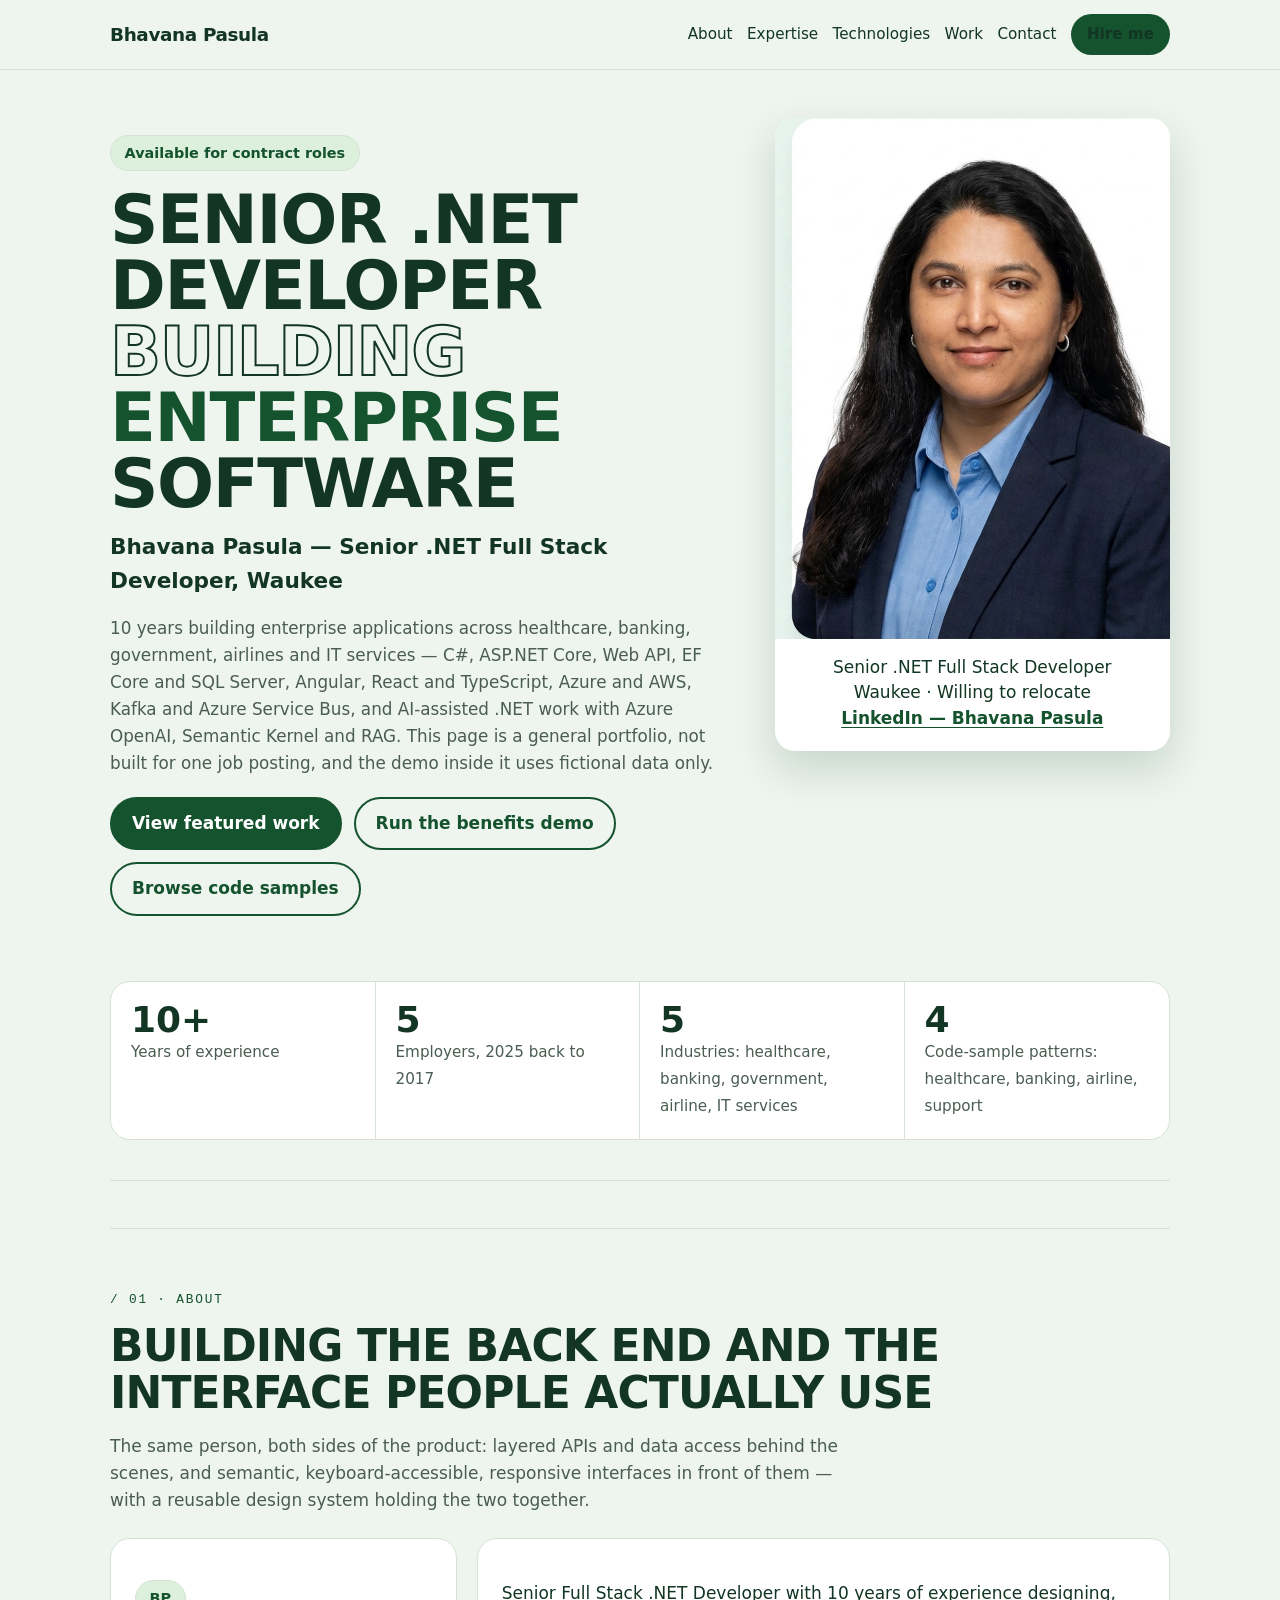
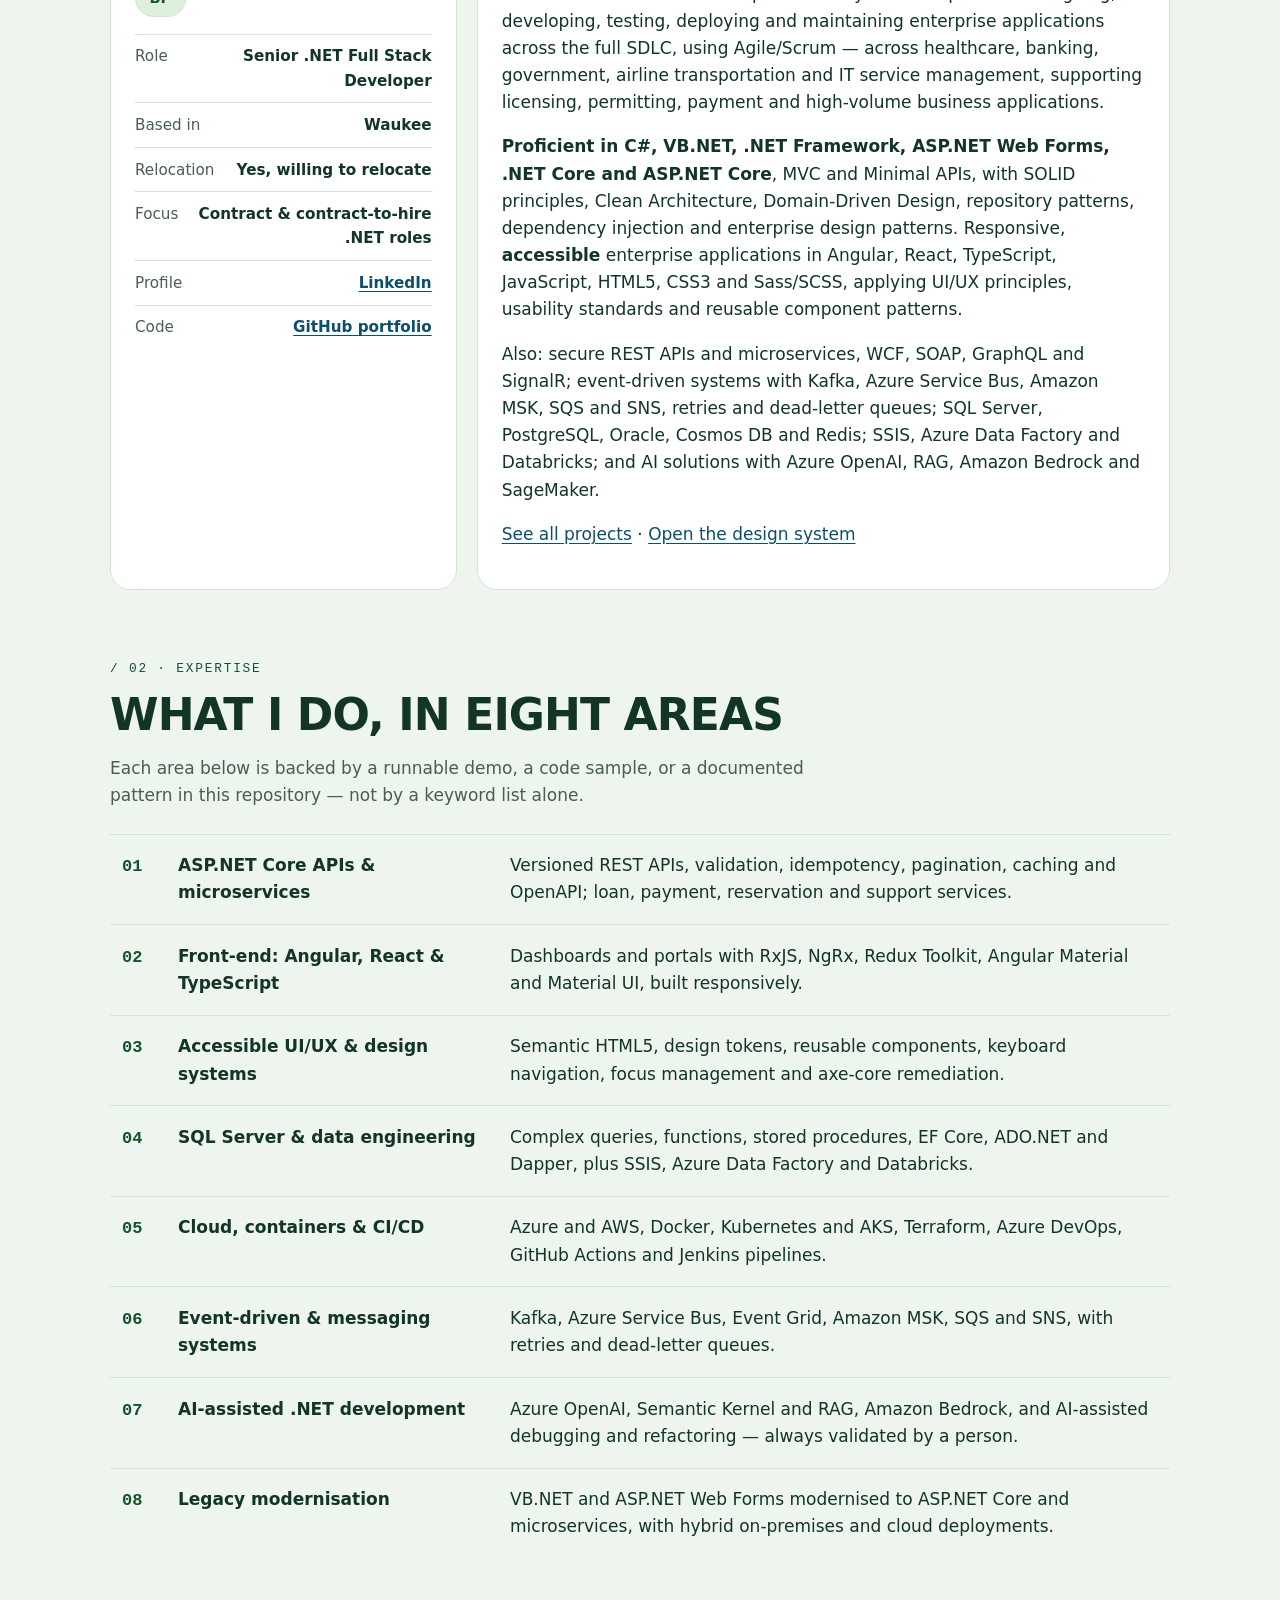
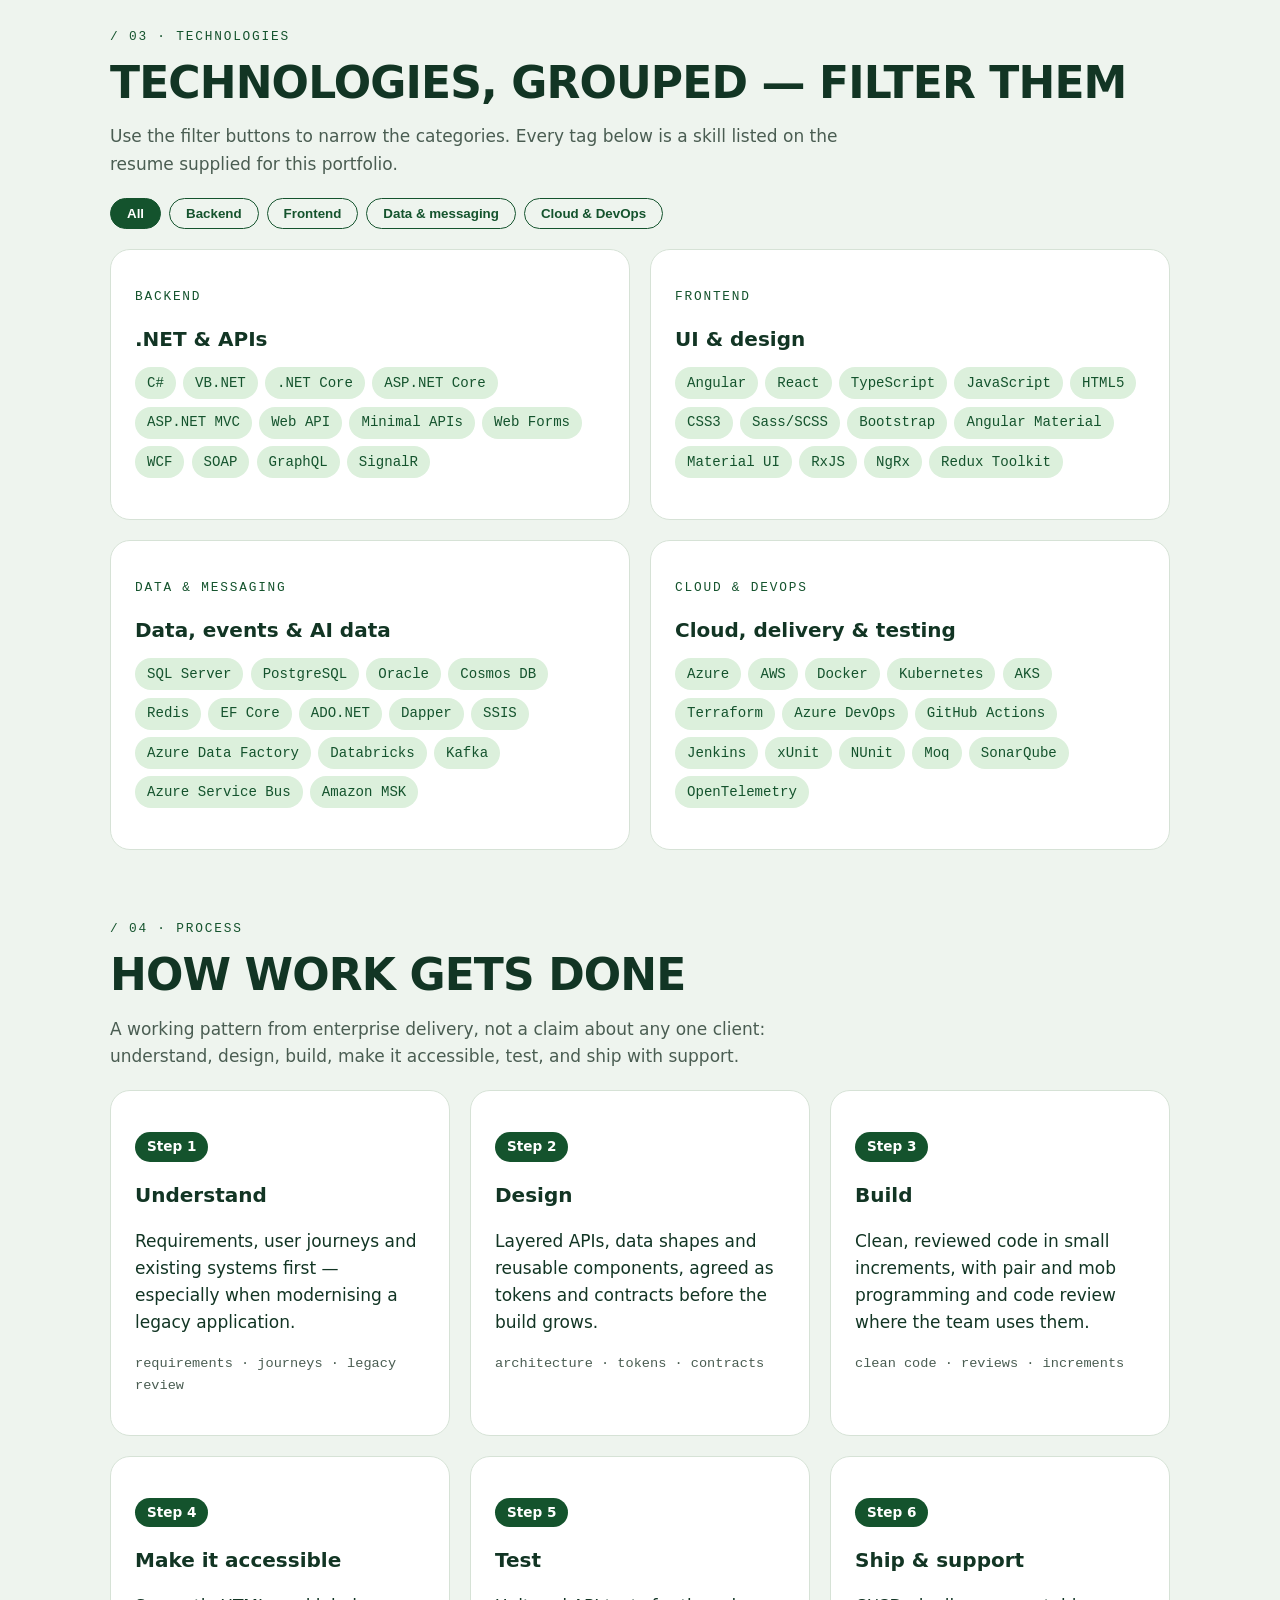
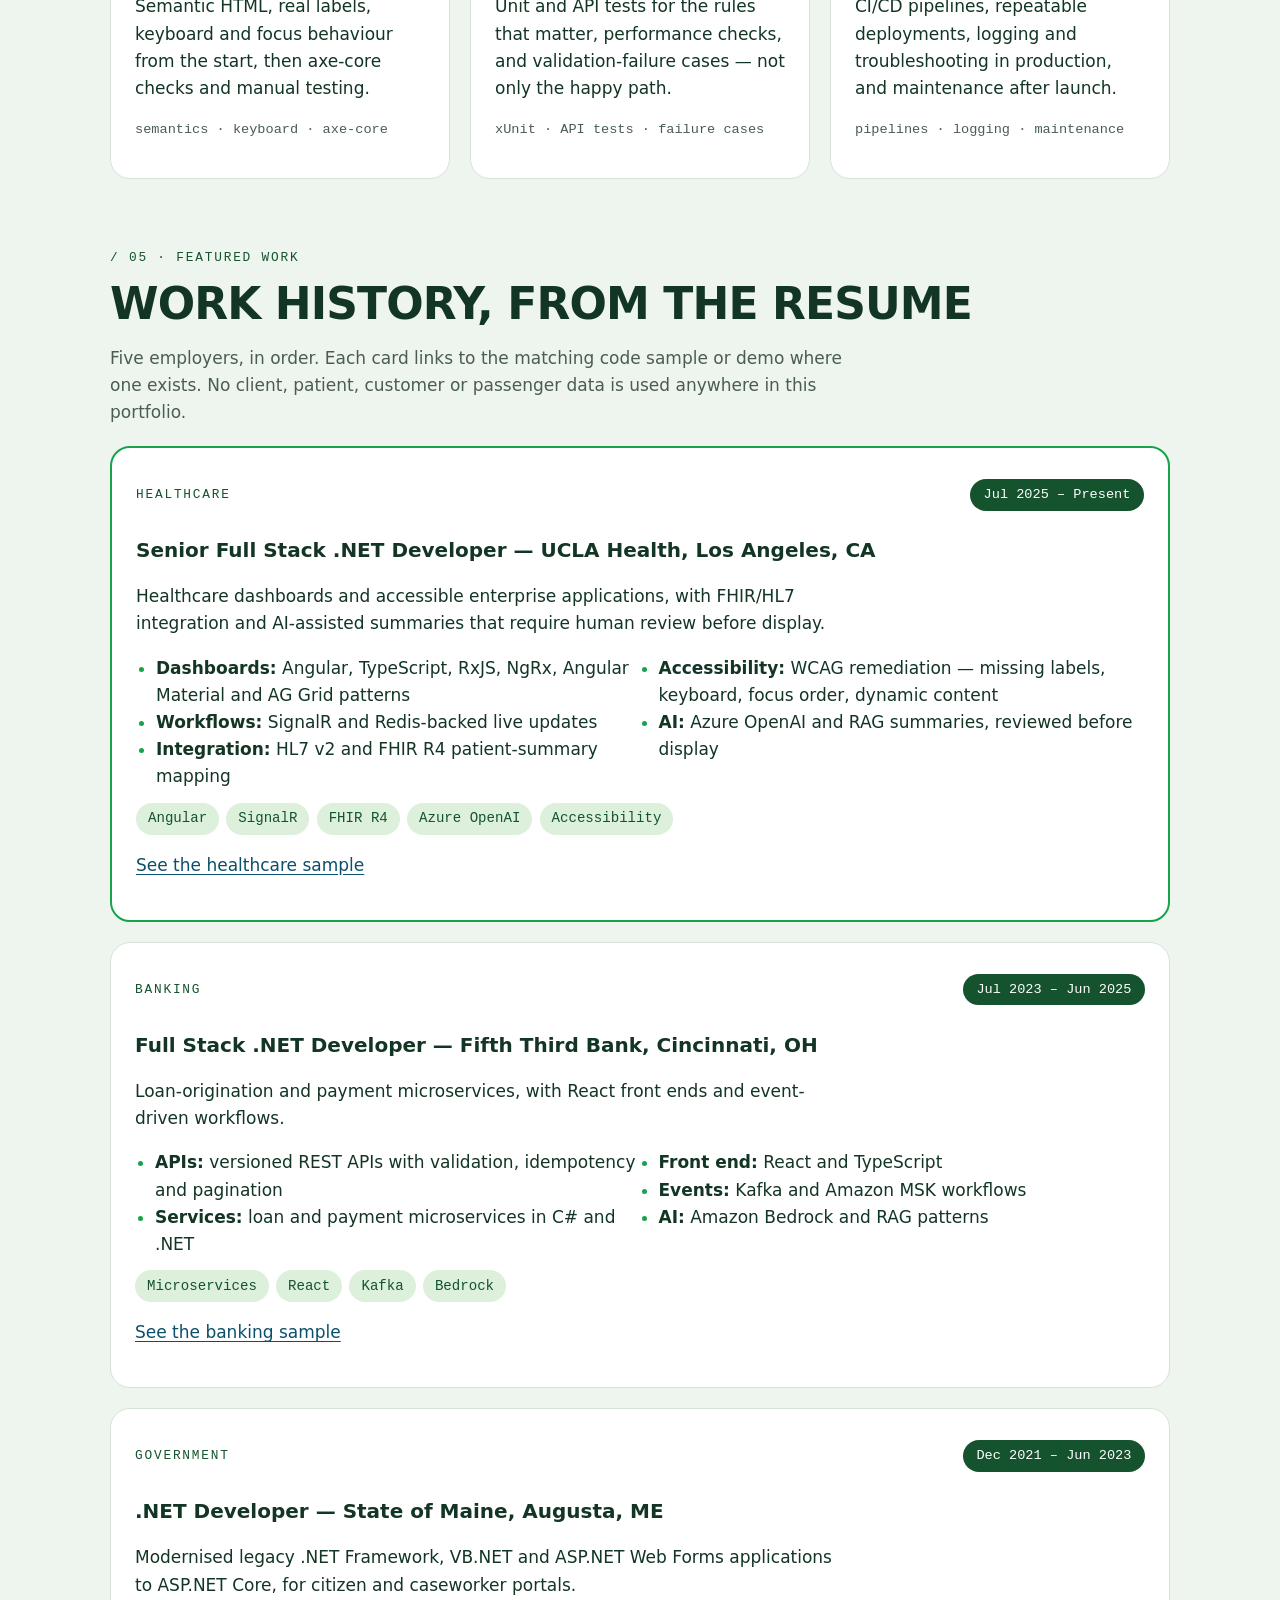
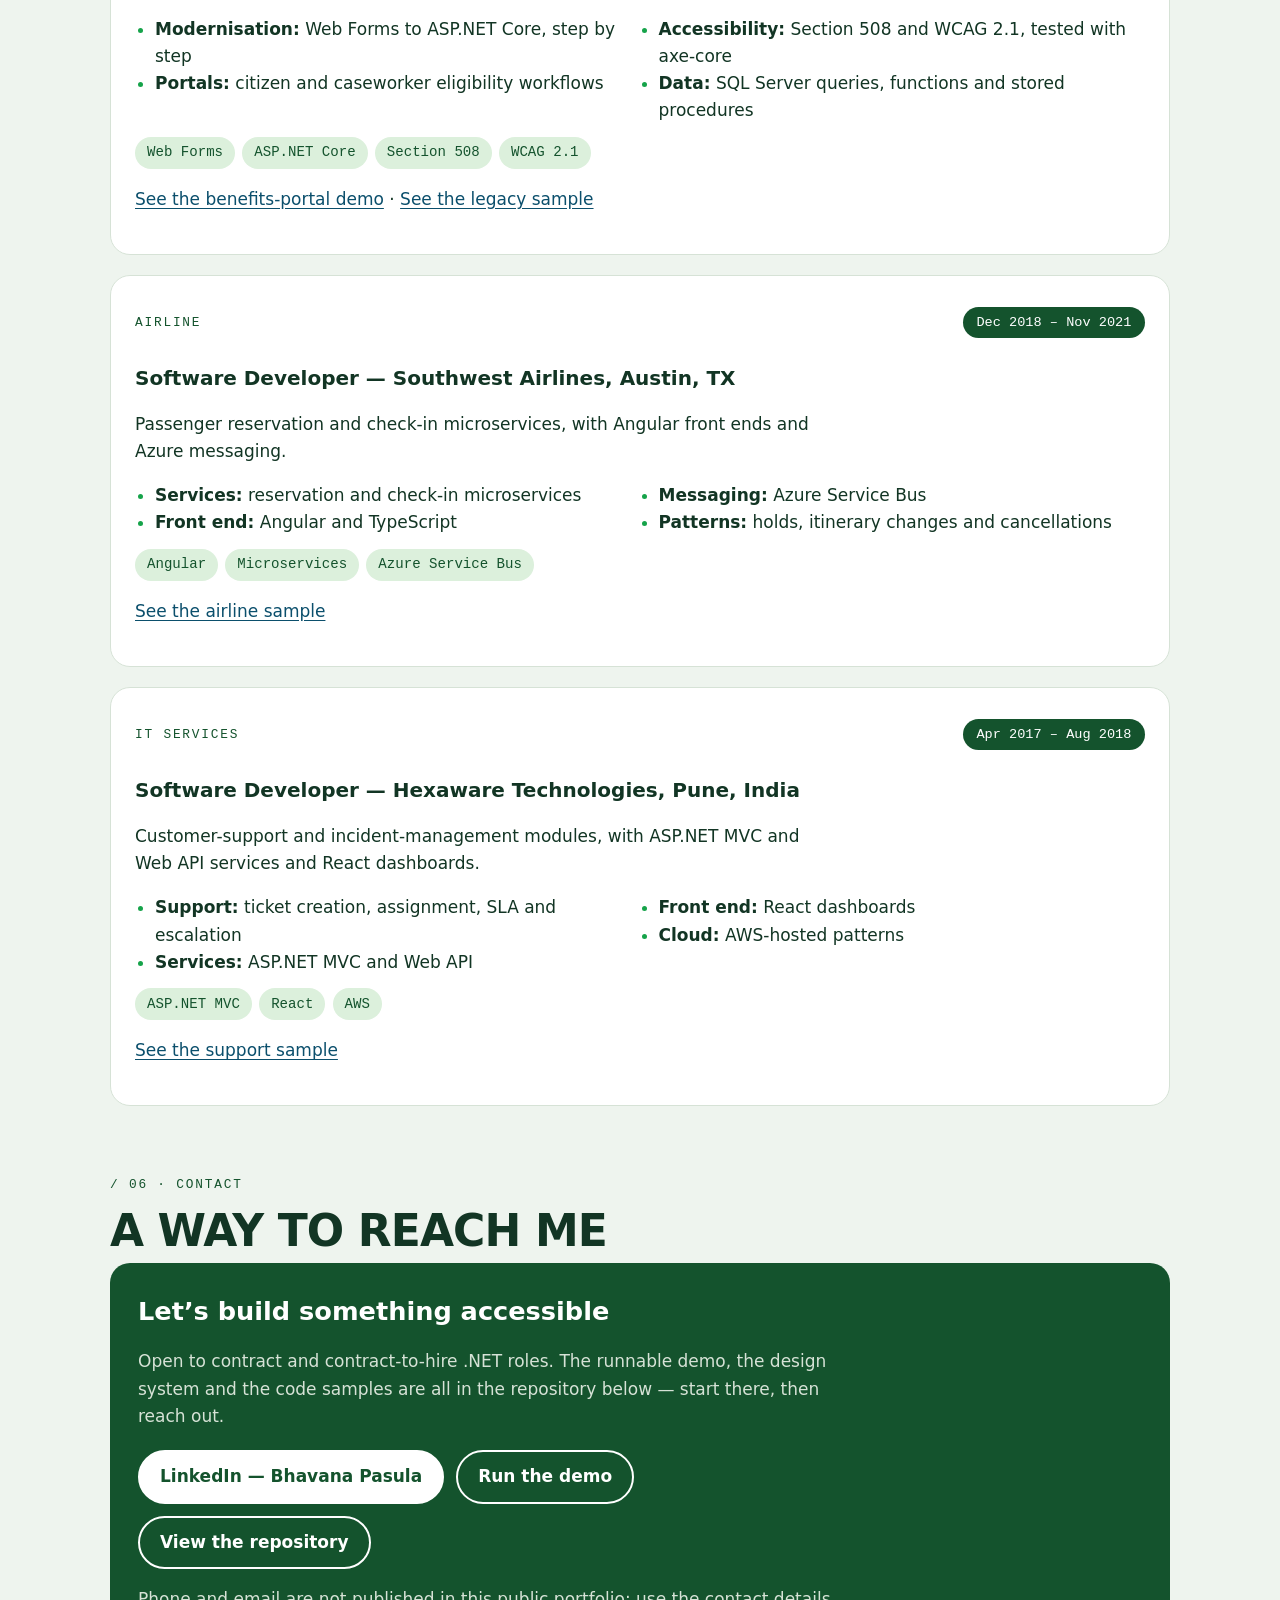
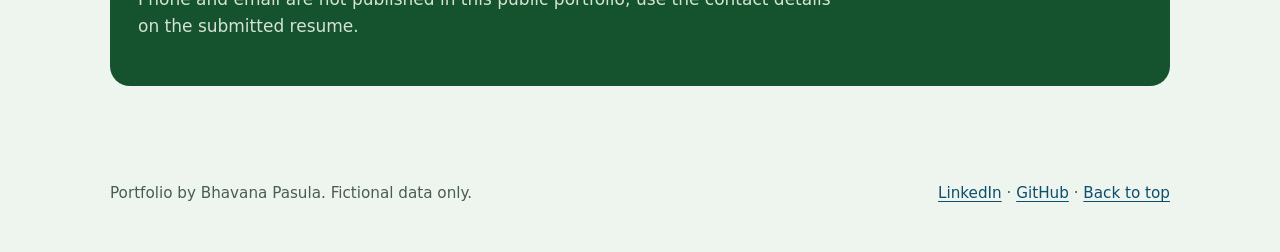
<file: index.html>
<!DOCTYPE html>
<html lang="en">
<head>
<meta charset="utf-8">
<meta name="viewport" content="width=device-width, initial-scale=1">
<title>Bhavana Pasula — Senior .NET Full Stack Developer | Portfolio &amp; Code Samples</title>
<meta name="description" content="Portfolio and code samples by Bhavana Pasula, Senior .NET Full Stack Developer: ASP.NET Core APIs, accessible front-end and design systems, SQL Server, and sample projects from healthcare, banking, government, airline and IT services work. Fictional sample data only.">
<link rel="stylesheet" href="css/main.css">
<link rel="stylesheet" href="css/portfolio.css">
</head>
<body class="pf-page">
<a class="skip-link" href="#main-content">Skip to main content</a>
<div class="pf-progress" id="pf-progress" aria-hidden="true"></div>
<header class="pf-header">
  <div class="pf-header-inner">
    <a class="pf-wordmark" href="index.html">Bhavana Pasula</a>
    <nav class="pf-nav" aria-label="Primary">
      <a href="#about">About</a>
      <a href="#expertise">Expertise</a>
      <a href="#technologies">Technologies</a>
      <a href="#work">Work</a>
      <a href="#contact">Contact</a>
      <a class="pf-hire" href="#contact">Hire me</a>
    </nav>
  </div>
</header>
<main id="main-content" class="pf-main">
  <section class="pf-hero" aria-labelledby="hero-heading">
    <div>
      <p><span class="pf-badge">Available for contract roles</span></p>
      <h1 id="hero-heading">Senior .NET developer<br><span class="pf-outline">building</span> <span id="pf-rotating" class="pf-rotating" aria-hidden="true">accessible</span><br>software</h1>
      <p class="pf-role">Bhavana Pasula — Senior .NET Full Stack Developer, Waukee</p>
      <p class="pf-lead">10 years building enterprise applications across healthcare, banking, government, airlines and IT services — C#, ASP.NET Core, Web API, EF Core and SQL Server, Angular, React and TypeScript, Azure and AWS, Kafka and Azure Service Bus, and AI-assisted .NET work with Azure OpenAI, Semantic Kernel and RAG. This page is a general portfolio, not built for one job posting, and the demo inside it uses fictional data only.</p>
      <p class="pf-actions">
        <a class="pf-btn" href="#work">View featured work</a>
        <a class="pf-btn pf-btn-outline" href="benefits.html">Run the benefits demo</a>
        <a class="pf-btn pf-btn-outline" href="code-samples.html">Browse code samples</a>
      </p>
    </div>
    <figure class="pf-portrait">
      <img src="images/bhavana-portrait.jpg" alt="Portrait of Bhavana Pasula, Senior .NET Full Stack Developer">
      <figcaption>Senior .NET Full Stack Developer<br>Waukee &middot; Willing to relocate<br><a href="https://www.linkedin.com/in/bhavana2708/">LinkedIn — Bhavana Pasula</a></figcaption>
    </figure>
  </section>

  <section class="pf-stats" aria-label="Career at a glance">
    <div class="pf-stat"><strong>10+</strong><span>Years of experience</span></div>
    <div class="pf-stat"><strong>5</strong><span>Employers, 2025 back to 2017</span></div>
    <div class="pf-stat"><strong>5</strong><span>Industries: healthcare, banking, government, airline, IT services</span></div>
    <div class="pf-stat"><strong>4</strong><span>Code-sample patterns: healthcare, banking, airline, support</span></div>
  </section>

  <div class="pf-marquee" aria-hidden="true"><span>C# &diamond; ASP.NET Core &diamond; Angular &diamond; React &diamond; TypeScript &diamond; Azure &diamond; SQL Server &diamond; Accessibility &diamond; Design Systems &diamond; Kafka &diamond; Web API &diamond; EF Core &diamond;&nbsp;</span></div>

  <section class="pf-section" id="about" aria-labelledby="about-heading">
    <p class="pf-eyebrow">/ 01 &middot; About</p>
    <h2 id="about-heading">Building the back end and the interface people actually use</h2>
    <p class="pf-standfirst">The same person, both sides of the product: layered APIs and data access behind the scenes, and semantic, keyboard-accessible, responsive interfaces in front of them — with a reusable design system holding the two together.</p>
    <div class="pf-two-col">
      <div class="pf-card">
        <p><span class="pf-badge">BP</span></p>
        <ul class="pf-facts">
          <li><span>Role</span><span>Senior .NET Full Stack Developer</span></li>
          <li><span>Based in</span><span>Waukee</span></li>
          <li><span>Relocation</span><span>Yes, willing to relocate</span></li>
          <li><span>Focus</span><span>Contract &amp; contract-to-hire .NET roles</span></li>
          <li><span>Profile</span><span><a href="https://www.linkedin.com/in/bhavana2708/">LinkedIn</a></span></li>
          <li><span>Code</span><span><a href="https://github.com/pbhavana0604/bhavana-pasula-portfolio">GitHub portfolio</a></span></li>
        </ul>
      </div>
      <div class="pf-card">
        <p>Senior Full Stack .NET Developer with 10 years of experience designing, developing, testing, deploying and maintaining enterprise applications across the full SDLC, using Agile/Scrum — across healthcare, banking, government, airline transportation and IT service management, supporting licensing, permitting, payment and high-volume business applications.</p>
        <p><strong>Proficient in C#, VB.NET, .NET Framework, ASP.NET Web Forms, .NET Core and ASP.NET Core</strong>, MVC and Minimal APIs, with SOLID principles, Clean Architecture, Domain-Driven Design, repository patterns, dependency injection and enterprise design patterns. Responsive, <strong>accessible</strong> enterprise applications in Angular, React, TypeScript, JavaScript, HTML5, CSS3 and Sass/SCSS, applying UI/UX principles, usability standards and reusable component patterns.</p>
        <p>Also: secure REST APIs and microservices, WCF, SOAP, GraphQL and SignalR; event-driven systems with Kafka, Azure Service Bus, Amazon MSK, SQS and SNS, retries and dead-letter queues; SQL Server, PostgreSQL, Oracle, Cosmos DB and Redis; SSIS, Azure Data Factory and Databricks; and AI solutions with Azure OpenAI, RAG, Amazon Bedrock and SageMaker.</p>
        <p><a href="projects.html">See all projects</a> &middot; <a href="design-system.html">Open the design system</a></p>
      </div>
    </div>
  </section>

  <section class="pf-section" id="expertise" aria-labelledby="expertise-heading">
    <p class="pf-eyebrow">/ 02 &middot; Expertise</p>
    <h2 id="expertise-heading">What I do, in eight areas</h2>
    <p class="pf-standfirst">Each area below is backed by a runnable demo, a code sample, or a documented pattern in this repository — not by a keyword list alone.</p>
    <ol class="pf-expertise">
      <li><span class="pf-num">01</span><strong>ASP.NET Core APIs &amp; microservices</strong><span>Versioned REST APIs, validation, idempotency, pagination, caching and OpenAPI; loan, payment, reservation and support services.</span></li>
      <li><span class="pf-num">02</span><strong>Front-end: Angular, React &amp; TypeScript</strong><span>Dashboards and portals with RxJS, NgRx, Redux Toolkit, Angular Material and Material UI, built responsively.</span></li>
      <li><span class="pf-num">03</span><strong>Accessible UI/UX &amp; design systems</strong><span>Semantic HTML5, design tokens, reusable components, keyboard navigation, focus management and axe-core remediation.</span></li>
      <li><span class="pf-num">04</span><strong>SQL Server &amp; data engineering</strong><span>Complex queries, functions, stored procedures, EF Core, ADO.NET and Dapper, plus SSIS, Azure Data Factory and Databricks.</span></li>
      <li><span class="pf-num">05</span><strong>Cloud, containers &amp; CI/CD</strong><span>Azure and AWS, Docker, Kubernetes and AKS, Terraform, Azure DevOps, GitHub Actions and Jenkins pipelines.</span></li>
      <li><span class="pf-num">06</span><strong>Event-driven &amp; messaging systems</strong><span>Kafka, Azure Service Bus, Event Grid, Amazon MSK, SQS and SNS, with retries and dead-letter queues.</span></li>
      <li><span class="pf-num">07</span><strong>AI-assisted .NET development</strong><span>Azure OpenAI, Semantic Kernel and RAG, Amazon Bedrock, and AI-assisted debugging and refactoring — always validated by a person.</span></li>
      <li><span class="pf-num">08</span><strong>Legacy modernisation</strong><span>VB.NET and ASP.NET Web Forms modernised to ASP.NET Core and microservices, with hybrid on-premises and cloud deployments.</span></li>
    </ol>
  </section>

  <section class="pf-section" id="technologies" aria-labelledby="technologies-heading">
    <p class="pf-eyebrow">/ 03 &middot; Technologies</p>
    <h2 id="technologies-heading">Technologies, grouped — filter them</h2>
    <p class="pf-standfirst">Use the filter buttons to narrow the categories. Every tag below is a skill listed on the resume supplied for this portfolio.</p>
    <div class="pf-filter" role="group" aria-label="Filter technology categories">
      <button class="pf-pill" type="button" data-pf-filter="all" aria-pressed="true">All</button>
      <button class="pf-pill" type="button" data-pf-filter="backend" aria-pressed="false">Backend</button>
      <button class="pf-pill" type="button" data-pf-filter="frontend" aria-pressed="false">Frontend</button>
      <button class="pf-pill" type="button" data-pf-filter="data" aria-pressed="false">Data &amp; messaging</button>
      <button class="pf-pill" type="button" data-pf-filter="cloud" aria-pressed="false">Cloud &amp; DevOps</button>
    </div>
    <p id="pf-filter-live" aria-live="polite"></p>
    <div class="pf-grid">
      <div class="pf-card" data-pf-category="backend">
        <p class="pf-eyebrow">Backend</p>
        <h3>.NET &amp; APIs</h3>
        <p class="pf-tags"><span class="pf-tag">C#</span><span class="pf-tag">VB.NET</span><span class="pf-tag">.NET Core</span><span class="pf-tag">ASP.NET Core</span><span class="pf-tag">ASP.NET MVC</span><span class="pf-tag">Web API</span><span class="pf-tag">Minimal APIs</span><span class="pf-tag">Web Forms</span><span class="pf-tag">WCF</span><span class="pf-tag">SOAP</span><span class="pf-tag">GraphQL</span><span class="pf-tag">SignalR</span></p>
      </div>
      <div class="pf-card" data-pf-category="frontend">
        <p class="pf-eyebrow">Frontend</p>
        <h3>UI &amp; design</h3>
        <p class="pf-tags"><span class="pf-tag">Angular</span><span class="pf-tag">React</span><span class="pf-tag">TypeScript</span><span class="pf-tag">JavaScript</span><span class="pf-tag">HTML5</span><span class="pf-tag">CSS3</span><span class="pf-tag">Sass/SCSS</span><span class="pf-tag">Bootstrap</span><span class="pf-tag">Angular Material</span><span class="pf-tag">Material UI</span><span class="pf-tag">RxJS</span><span class="pf-tag">NgRx</span><span class="pf-tag">Redux Toolkit</span></p>
      </div>
      <div class="pf-card" data-pf-category="data">
        <p class="pf-eyebrow">Data &amp; messaging</p>
        <h3>Data, events &amp; AI data</h3>
        <p class="pf-tags"><span class="pf-tag">SQL Server</span><span class="pf-tag">PostgreSQL</span><span class="pf-tag">Oracle</span><span class="pf-tag">Cosmos DB</span><span class="pf-tag">Redis</span><span class="pf-tag">EF Core</span><span class="pf-tag">ADO.NET</span><span class="pf-tag">Dapper</span><span class="pf-tag">SSIS</span><span class="pf-tag">Azure Data Factory</span><span class="pf-tag">Databricks</span><span class="pf-tag">Kafka</span><span class="pf-tag">Azure Service Bus</span><span class="pf-tag">Amazon MSK</span></p>
      </div>
      <div class="pf-card" data-pf-category="cloud">
        <p class="pf-eyebrow">Cloud &amp; DevOps</p>
        <h3>Cloud, delivery &amp; testing</h3>
        <p class="pf-tags"><span class="pf-tag">Azure</span><span class="pf-tag">AWS</span><span class="pf-tag">Docker</span><span class="pf-tag">Kubernetes</span><span class="pf-tag">AKS</span><span class="pf-tag">Terraform</span><span class="pf-tag">Azure DevOps</span><span class="pf-tag">GitHub Actions</span><span class="pf-tag">Jenkins</span><span class="pf-tag">xUnit</span><span class="pf-tag">NUnit</span><span class="pf-tag">Moq</span><span class="pf-tag">SonarQube</span><span class="pf-tag">OpenTelemetry</span></p>
      </div>
    </div>
  </section>

  <section class="pf-section" aria-labelledby="process-heading">
    <p class="pf-eyebrow">/ 04 &middot; Process</p>
    <h2 id="process-heading">How work gets done</h2>
    <p class="pf-standfirst">A working pattern from enterprise delivery, not a claim about any one client: understand, design, build, make it accessible, test, and ship with support.</p>
    <div class="pf-grid pf-grid-3">
      <div class="pf-card"><p><span class="pf-step-pill">Step 1</span></p><h3>Understand</h3><p>Requirements, user journeys and existing systems first — especially when modernising a legacy application.</p><p class="pf-keywords">requirements &middot; journeys &middot; legacy review</p></div>
      <div class="pf-card"><p><span class="pf-step-pill">Step 2</span></p><h3>Design</h3><p>Layered APIs, data shapes and reusable components, agreed as tokens and contracts before the build grows.</p><p class="pf-keywords">architecture &middot; tokens &middot; contracts</p></div>
      <div class="pf-card"><p><span class="pf-step-pill">Step 3</span></p><h3>Build</h3><p>Clean, reviewed code in small increments, with pair and mob programming and code review where the team uses them.</p><p class="pf-keywords">clean code &middot; reviews &middot; increments</p></div>
      <div class="pf-card"><p><span class="pf-step-pill">Step 4</span></p><h3>Make it accessible</h3><p>Semantic HTML, real labels, keyboard and focus behaviour from the start, then axe-core checks and manual testing.</p><p class="pf-keywords">semantics &middot; keyboard &middot; axe-core</p></div>
      <div class="pf-card"><p><span class="pf-step-pill">Step 5</span></p><h3>Test</h3><p>Unit and API tests for the rules that matter, performance checks, and validation-failure cases — not only the happy path.</p><p class="pf-keywords">xUnit &middot; API tests &middot; failure cases</p></div>
      <div class="pf-card"><p><span class="pf-step-pill">Step 6</span></p><h3>Ship &amp; support</h3><p>CI/CD pipelines, repeatable deployments, logging and troubleshooting in production, and maintenance after launch.</p><p class="pf-keywords">pipelines &middot; logging &middot; maintenance</p></div>
    </div>
  </section>

  <section class="pf-section" id="work" aria-labelledby="work-heading">
    <p class="pf-eyebrow">/ 05 &middot; Featured work</p>
    <h2 id="work-heading">Work history, from the resume</h2>
    <p class="pf-standfirst">Five employers, in order. Each card links to the matching code sample or demo where one exists. No client, patient, customer or passenger data is used anywhere in this portfolio.</p>

    <article class="pf-card pf-work-card pf-card-featured">
      <div class="pf-work-head"><p class="pf-eyebrow">Healthcare</p><span class="pf-date">Jul 2025 – Present</span></div>
      <h3>Senior Full Stack .NET Developer — UCLA Health, Los Angeles, CA</h3>
      <p>Healthcare dashboards and accessible enterprise applications, with FHIR/HL7 integration and AI-assisted summaries that require human review before display.</p>
      <ul class="pf-bullets">
        <li><strong>Dashboards:</strong> Angular, TypeScript, RxJS, NgRx, Angular Material and AG Grid patterns</li>
        <li><strong>Workflows:</strong> SignalR and Redis-backed live updates</li>
        <li><strong>Integration:</strong> HL7 v2 and FHIR R4 patient-summary mapping</li>
        <li><strong>Accessibility:</strong> WCAG remediation — missing labels, keyboard, focus order, dynamic content</li>
        <li><strong>AI:</strong> Azure OpenAI and RAG summaries, reviewed before display</li>
      </ul>
      <p class="pf-tags"><span class="pf-tag">Angular</span><span class="pf-tag">SignalR</span><span class="pf-tag">FHIR R4</span><span class="pf-tag">Azure OpenAI</span><span class="pf-tag">Accessibility</span></p>
      <p><a href="code-samples.html#healthcare">See the healthcare sample</a></p>
    </article>

    <article class="pf-card pf-work-card">
      <div class="pf-work-head"><p class="pf-eyebrow">Banking</p><span class="pf-date">Jul 2023 – Jun 2025</span></div>
      <h3>Full Stack .NET Developer — Fifth Third Bank, Cincinnati, OH</h3>
      <p>Loan-origination and payment microservices, with React front ends and event-driven workflows.</p>
      <ul class="pf-bullets">
        <li><strong>APIs:</strong> versioned REST APIs with validation, idempotency and pagination</li>
        <li><strong>Services:</strong> loan and payment microservices in C# and .NET</li>
        <li><strong>Front end:</strong> React and TypeScript</li>
        <li><strong>Events:</strong> Kafka and Amazon MSK workflows</li>
        <li><strong>AI:</strong> Amazon Bedrock and RAG patterns</li>
      </ul>
      <p class="pf-tags"><span class="pf-tag">Microservices</span><span class="pf-tag">React</span><span class="pf-tag">Kafka</span><span class="pf-tag">Bedrock</span></p>
      <p><a href="code-samples.html#banking">See the banking sample</a></p>
    </article>

    <article class="pf-card pf-work-card">
      <div class="pf-work-head"><p class="pf-eyebrow">Government</p><span class="pf-date">Dec 2021 – Jun 2023</span></div>
      <h3>.NET Developer — State of Maine, Augusta, ME</h3>
      <p>Modernised legacy .NET Framework, VB.NET and ASP.NET Web Forms applications to ASP.NET Core, for citizen and caseworker portals.</p>
      <ul class="pf-bullets">
        <li><strong>Modernisation:</strong> Web Forms to ASP.NET Core, step by step</li>
        <li><strong>Portals:</strong> citizen and caseworker eligibility workflows</li>
        <li><strong>Accessibility:</strong> Section 508 and WCAG 2.1, tested with axe-core</li>
        <li><strong>Data:</strong> SQL Server queries, functions and stored procedures</li>
      </ul>
      <p class="pf-tags"><span class="pf-tag">Web Forms</span><span class="pf-tag">ASP.NET Core</span><span class="pf-tag">Section 508</span><span class="pf-tag">WCAG 2.1</span></p>
      <p><a href="benefits.html">See the benefits-portal demo</a> &middot; <a href="code-samples.html#legacy">See the legacy sample</a></p>
    </article>

    <article class="pf-card pf-work-card">
      <div class="pf-work-head"><p class="pf-eyebrow">Airline</p><span class="pf-date">Dec 2018 – Nov 2021</span></div>
      <h3>Software Developer — Southwest Airlines, Austin, TX</h3>
      <p>Passenger reservation and check-in microservices, with Angular front ends and Azure messaging.</p>
      <ul class="pf-bullets">
        <li><strong>Services:</strong> reservation and check-in microservices</li>
        <li><strong>Front end:</strong> Angular and TypeScript</li>
        <li><strong>Messaging:</strong> Azure Service Bus</li>
        <li><strong>Patterns:</strong> holds, itinerary changes and cancellations</li>
      </ul>
      <p class="pf-tags"><span class="pf-tag">Angular</span><span class="pf-tag">Microservices</span><span class="pf-tag">Azure Service Bus</span></p>
      <p><a href="code-samples.html#airline">See the airline sample</a></p>
    </article>

    <article class="pf-card pf-work-card">
      <div class="pf-work-head"><p class="pf-eyebrow">IT services</p><span class="pf-date">Apr 2017 – Aug 2018</span></div>
      <h3>Software Developer — Hexaware Technologies, Pune, India</h3>
      <p>Customer-support and incident-management modules, with ASP.NET MVC and Web API services and React dashboards.</p>
      <ul class="pf-bullets">
        <li><strong>Support:</strong> ticket creation, assignment, SLA and escalation</li>
        <li><strong>Services:</strong> ASP.NET MVC and Web API</li>
        <li><strong>Front end:</strong> React dashboards</li>
        <li><strong>Cloud:</strong> AWS-hosted patterns</li>
      </ul>
      <p class="pf-tags"><span class="pf-tag">ASP.NET MVC</span><span class="pf-tag">React</span><span class="pf-tag">AWS</span></p>
      <p><a href="code-samples.html#support">See the support sample</a></p>
    </article>
  </section>

  <section class="pf-section" aria-labelledby="contact-heading">
    <p class="pf-eyebrow">/ 06 &middot; Contact</p>
    <h2 id="contact-heading">A way to reach me</h2>
    <div class="pf-contact" id="contact">
      <h3>Let&rsquo;s build something accessible</h3>
      <p>Open to contract and contract-to-hire .NET roles. The runnable demo, the design system and the code samples are all in the repository below — start there, then reach out.</p>
      <p class="pf-actions">
        <a class="pf-btn" href="https://www.linkedin.com/in/bhavana2708/">LinkedIn — Bhavana Pasula</a>
        <a class="pf-btn pf-btn-outline" href="benefits.html">Run the demo</a>
        <a class="pf-btn pf-btn-outline" href="https://github.com/pbhavana0604/bhavana-pasula-portfolio">View the repository</a>
      </p>
      <p>Phone and email are not published in this public portfolio; use the contact details on the submitted resume.</p>
    </div>
  </section>

</main>
<div id="live-region" class="visually-hidden" aria-live="polite" role="status"></div>
<footer class="pf-footer">
  <p>Portfolio by Bhavana Pasula. Fictional data only.</p>
  <p><a href="https://www.linkedin.com/in/bhavana2708/">LinkedIn</a> &middot; <a href="https://github.com/pbhavana0604/bhavana-pasula-portfolio">GitHub</a> &middot; <a href="#main-content">Back to top</a></p>
</footer>
<script src="js/app.js"></script>
<script src="js/portfolio.js"></script>
</body>
</html>
</file>
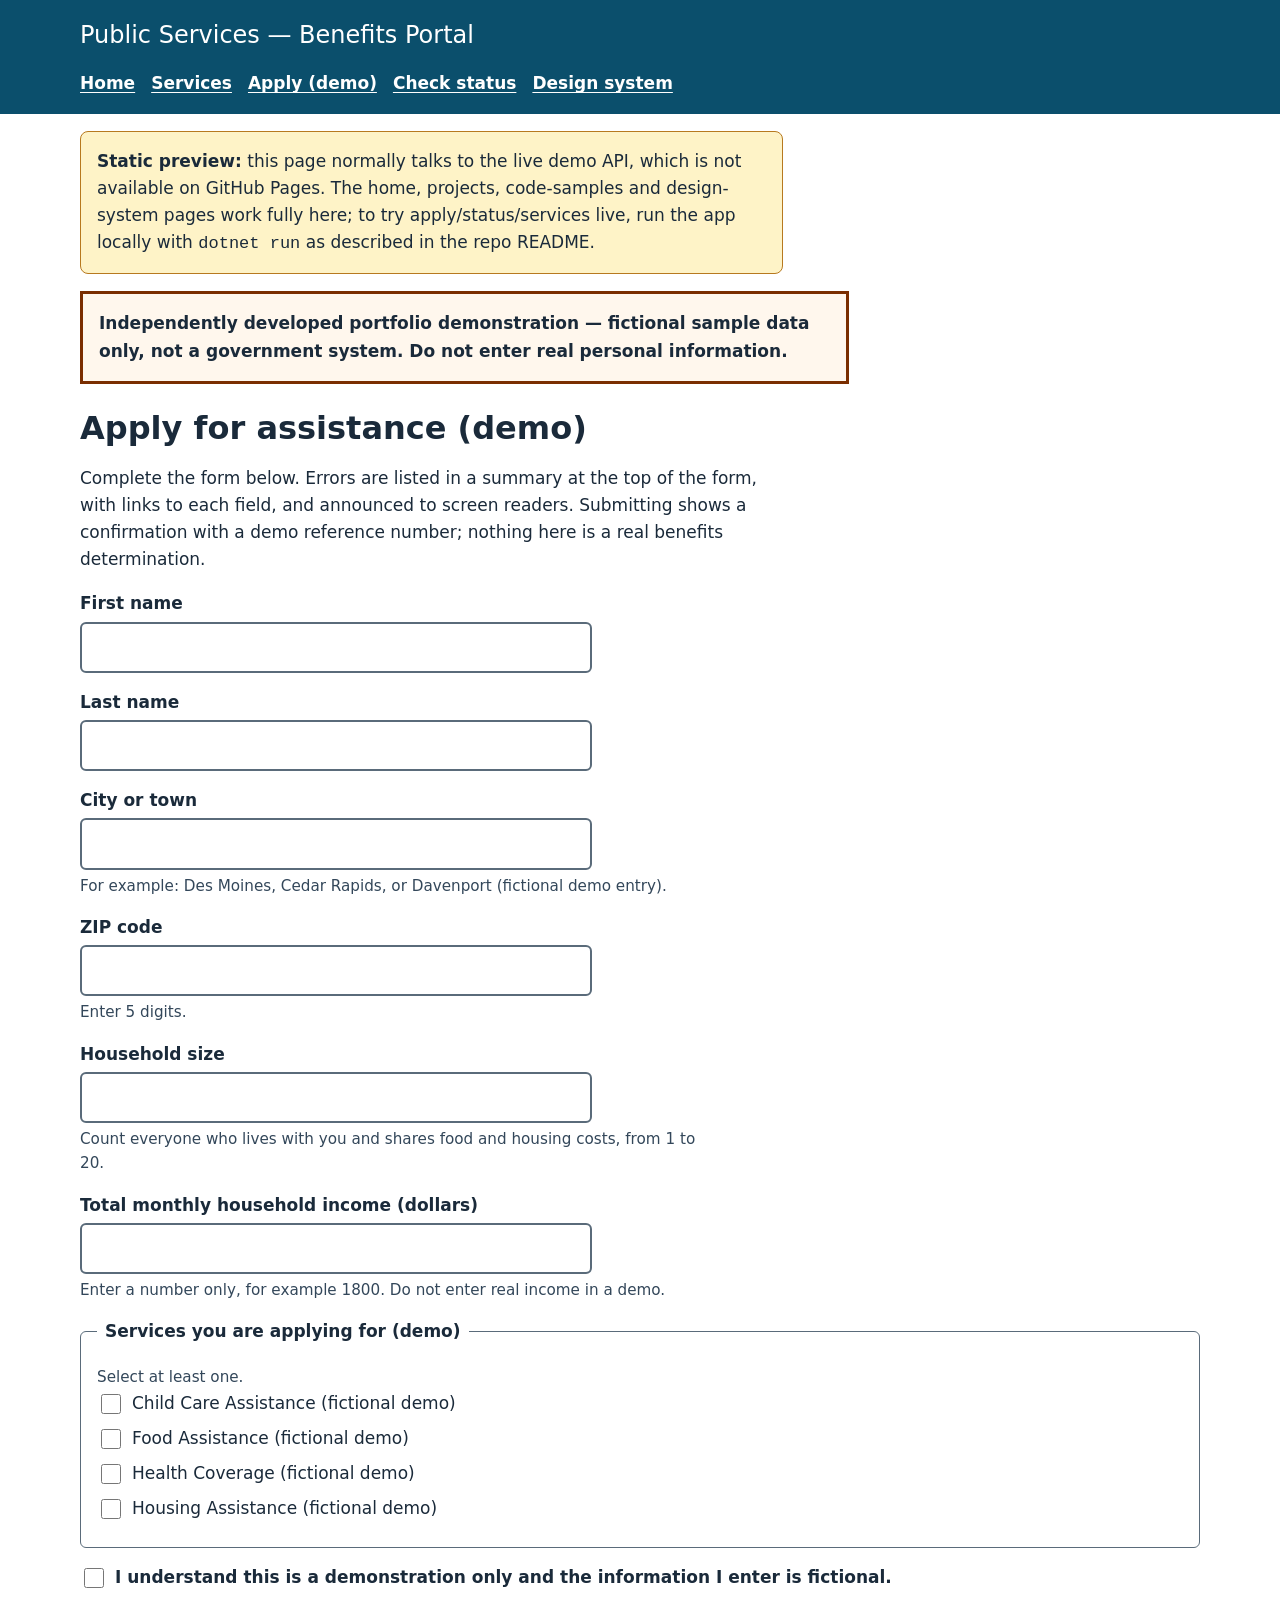
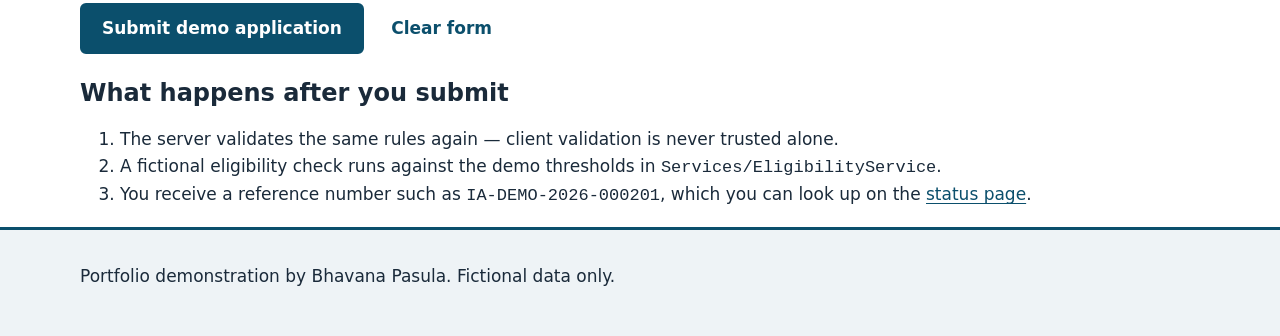
<file: apply.html>
<!DOCTYPE html>
<html lang="en">
<head>
<meta charset="utf-8">
<meta name="viewport" content="width=device-width, initial-scale=1">
<title>Apply — Public Services Benefits Portal (Portfolio Demo)</title>
<meta name="description" content="Accessible demo application form with error summary, field-level errors and a confirmation reference number. Fictional data only.">
<link rel="stylesheet" href="css/main.css">
</head>
<body>
<a class="skip-link" href="#main-content">Skip to main content</a>
<header class="site-header"><div class="container">
<p class="site-title">Public Services — Benefits Portal</p>
<nav class="main-nav" aria-label="Primary"><ul>
<li><a href="index.html">Home</a></li><li><a href="services.html">Services</a></li>
<li><a href="apply.html" aria-current="page">Apply (demo)</a></li><li><a href="status.html">Check status</a></li><li><a href="design-system.html">Design system</a></ul></nav>
</div></header>
<main id="main-content" class="container">
<p role="note" style="background:#fef3c7;border:1px solid #b7791f;padding:1rem;border-radius:8px"><strong>Static preview:</strong> this page normally talks to the live demo API, which is not available on GitHub Pages. The home, projects, code-samples and design-system pages work fully here; to try apply/status/services live, run the app locally with <code>dotnet run</code> as described in the repo README.</p>
<p class="demo-notice" role="note">Independently developed portfolio demonstration — fictional sample data only, not a government system. Do not enter real personal information.</p>
<h1>Apply for assistance (demo)</h1>
<p>Complete the form below. Errors are listed in a summary at the top of the form, with links to each field, and announced to screen readers. Submitting shows a confirmation with a demo reference number; nothing here is a real benefits determination.</p>

<div id="error-summary" class="error-summary" tabindex="-1" hidden>
  <h2>There is a problem</h2>
  <p>Correct the following errors, then submit again:</p>
  <ul id="error-summary-list"></ul>
</div>

<form id="application-form" novalidate>
  <div class="field">
    <label for="first-name">First name</label>
    <input id="first-name" name="firstName" type="text" autocomplete="given-name" aria-describedby="first-name-error" aria-invalid="false">
    <p class="field-error" id="first-name-error" role="alert"></p>
  </div>
  <div class="field">
    <label for="last-name">Last name</label>
    <input id="last-name" name="lastName" type="text" autocomplete="family-name" aria-describedby="last-name-error" aria-invalid="false">
    <p class="field-error" id="last-name-error" role="alert"></p>
  </div>
  <div class="field">
    <label for="city">City or town</label>
    <input id="city" name="city" type="text" autocomplete="address-level2" aria-describedby="city-hint city-error" aria-invalid="false">
    <p class="hint" id="city-hint">For example: Des Moines, Cedar Rapids, or Davenport (fictional demo entry).</p>
    <p class="field-error" id="city-error" role="alert"></p>
  </div>
  <div class="field">
    <label for="zip-code">ZIP code</label>
    <input id="zip-code" name="zipCode" type="text" inputmode="numeric" autocomplete="postal-code" aria-describedby="zip-hint zip-code-error" aria-invalid="false">
    <p class="hint" id="zip-hint">Enter 5 digits.</p>
    <p class="field-error" id="zip-code-error" role="alert"></p>
  </div>
  <div class="field">
    <label for="household-size">Household size</label>
    <input id="household-size" name="householdSize" type="number" min="1" max="20" step="1" aria-describedby="household-hint household-size-error" aria-invalid="false">
    <p class="hint" id="household-hint">Count everyone who lives with you and shares food and housing costs, from 1 to 20.</p>
    <p class="field-error" id="household-size-error" role="alert"></p>
  </div>
  <div class="field">
    <label for="monthly-income">Total monthly household income (dollars)</label>
    <input id="monthly-income" name="monthlyIncome" type="number" min="0" step="0.01" inputmode="decimal" aria-describedby="income-hint monthly-income-error" aria-invalid="false">
    <p class="hint" id="income-hint">Enter a number only, for example 1800. Do not enter real income in a demo.</p>
    <p class="field-error" id="monthly-income-error" role="alert"></p>
  </div>
  <fieldset>
    <legend>Services you are applying for (demo)</legend>
    <p class="hint" id="services-hint">Select at least one.</p>
    <div class="checkbox-row"><input id="service-child-care" name="services" type="checkbox" value="child-care"><label for="service-child-care">Child Care Assistance (fictional demo)</label></div>
    <div class="checkbox-row"><input id="service-food" name="services" type="checkbox" value="food-assistance"><label for="service-food">Food Assistance (fictional demo)</label></div>
    <div class="checkbox-row"><input id="service-health" name="services" type="checkbox" value="health-coverage"><label for="service-health">Health Coverage (fictional demo)</label></div>
    <div class="checkbox-row"><input id="service-housing" name="services" type="checkbox" value="housing-assistance"><label for="service-housing">Housing Assistance (fictional demo)</label></div>
    <p class="field-error" id="services-error" role="alert"></p>
  </fieldset>
  <div class="field checkbox-row">
    <input id="consent" name="consent" type="checkbox" aria-describedby="consent-error" aria-invalid="false">
    <label for="consent">I understand this is a demonstration only and the information I enter is fictional.</label>
  </div>
  <p class="field-error" id="consent-error" role="alert"></p>
  <button class="btn" type="submit">Submit demo application</button>
  <button class="btn btn-secondary" type="reset">Clear form</button>
</form>

<div id="form-result" aria-live="polite"></div>

<h2>What happens after you submit</h2>
<ol>
  <li>The server validates the same rules again — client validation is never trusted alone.</li>
  <li>A fictional eligibility check runs against the demo thresholds in <code>Services/EligibilityService</code>.</li>
  <li>You receive a reference number such as <code>IA-DEMO-2026-000201</code>, which you can look up on the <a href="status.html">status page</a>.</li>
</ol>
</main>
<div id="live-region" class="visually-hidden" aria-live="polite" role="status"></div>
<footer class="site-footer"><div class="container"><p>Portfolio demonstration by Bhavana Pasula. Fictional data only.</p></div></footer>
<script src="js/app.js"></script>
<script src="js/apply.js"></script>
</body>
</html>
</file>
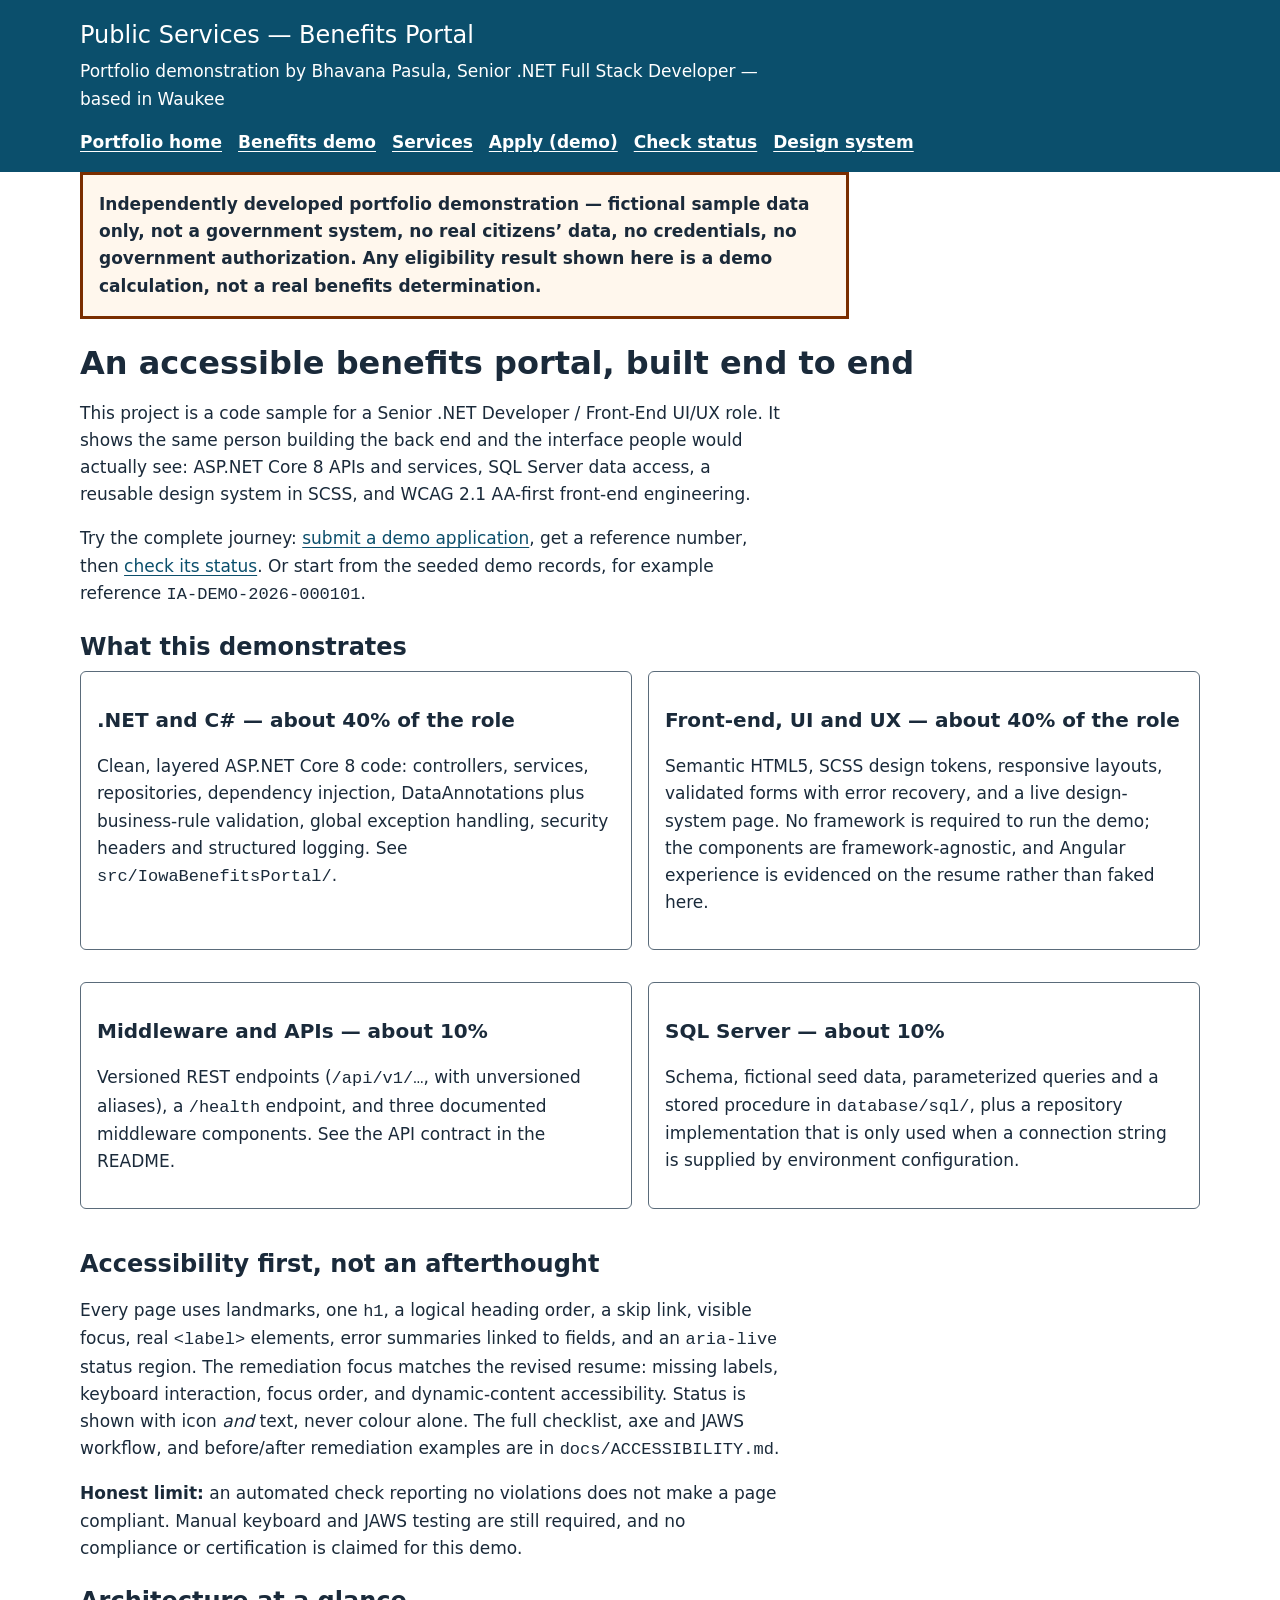
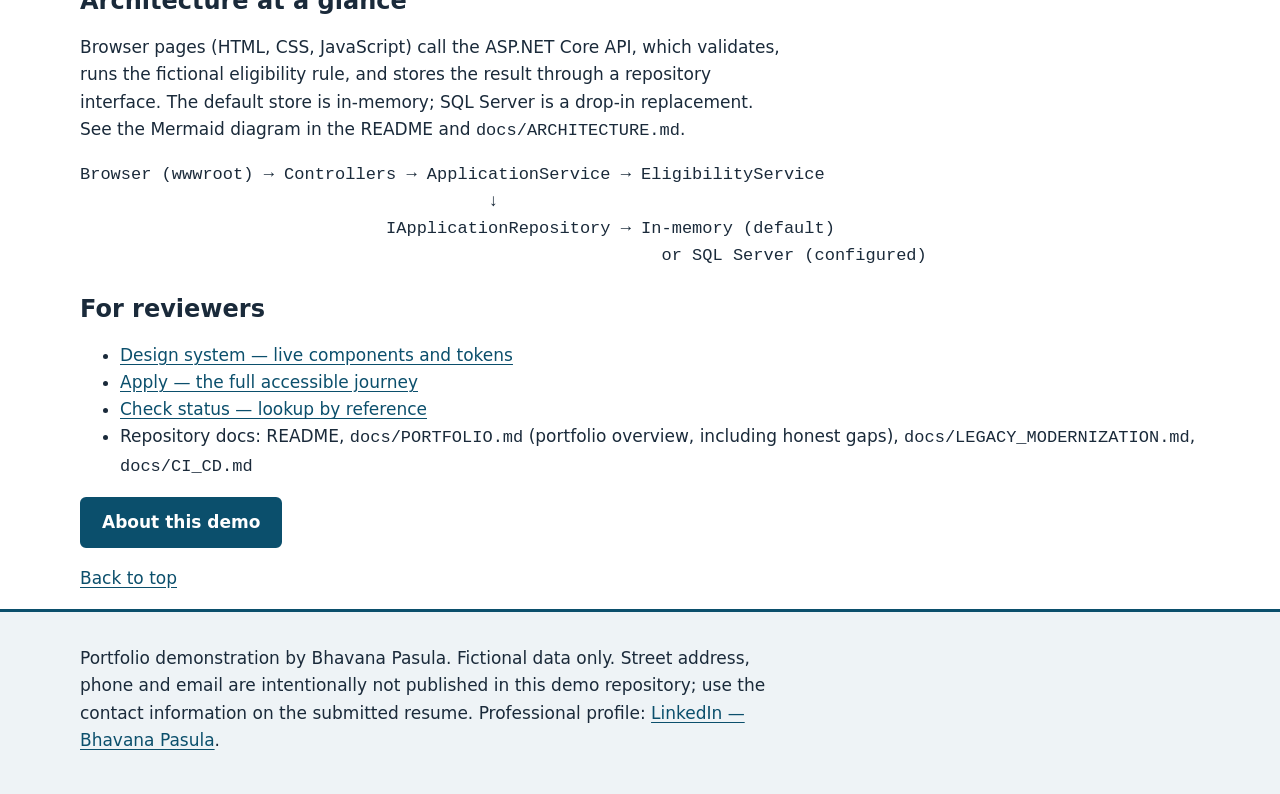
<file: benefits.html>
<!DOCTYPE html>
<html lang="en">
<head>
<meta charset="utf-8">
<meta name="viewport" content="width=device-width, initial-scale=1">
<title>Benefits Portal Demo — Bhavana Pasula Portfolio — Benefits Eligibility &amp; Application Portal (Portfolio Demo)</title>
<meta name="description" content="Portfolio demonstration by Bhavana Pasula: a fictional, accessible public-services eligibility portal built with ASP.NET Core 8, semantic HTML, SCSS and JavaScript.">
<link rel="stylesheet" href="css/main.css">
</head>
<body>
<a class="skip-link" href="#main-content">Skip to main content</a>
<header class="site-header">
  <div class="container">
    <p class="site-title">Public Services — Benefits Portal</p>
    <p class="site-tagline">Portfolio demonstration by Bhavana Pasula, Senior .NET Full Stack Developer — based in Waukee</p>
    <nav class="main-nav" aria-label="Primary">
      <ul>
        <li><a href="index.html">Portfolio home</a></li>
        <li><a href="benefits.html" aria-current="page">Benefits demo</a></li>
        <li><a href="services.html">Services</a></li>
        <li><a href="apply.html">Apply (demo)</a></li>
        <li><a href="status.html">Check status</a></li>
        <li><a href="design-system.html">Design system</a></li>
      </ul>
    </nav>
  </div>
</header>
<main id="main-content" class="container">
  <p class="demo-notice" role="note">Independently developed portfolio demonstration — fictional sample data only, not a government system, no real citizens&rsquo; data, no credentials, no government authorization. Any eligibility result shown here is a demo calculation, not a real benefits determination.</p>
  <h1>An accessible benefits portal, built end to end</h1>
  <p>This project is a code sample for a Senior .NET Developer / Front-End UI/UX role. It shows the same person building the back end and the interface people would actually see: ASP.NET Core 8 APIs and services, SQL Server data access, a reusable design system in SCSS, and WCAG 2.1 AA-first front-end engineering.</p>
  <p>Try the complete journey: <a href="apply.html">submit a demo application</a>, get a reference number, then <a href="status.html">check its status</a>. Or start from the seeded demo records, for example reference <code>IA-DEMO-2026-000101</code>.</p>

  <h2>What this demonstrates</h2>
  <div class="card-grid">
    <article class="card"><h3>.NET and C# — about 40% of the role</h3><p>Clean, layered ASP.NET Core 8 code: controllers, services, repositories, dependency injection, DataAnnotations plus business-rule validation, global exception handling, security headers and structured logging. See <code>src/IowaBenefitsPortal/</code>.</p></article>
    <article class="card"><h3>Front-end, UI and UX — about 40% of the role</h3><p>Semantic HTML5, SCSS design tokens, responsive layouts, validated forms with error recovery, and a live design-system page. No framework is required to run the demo; the components are framework-agnostic, and Angular experience is evidenced on the resume rather than faked here.</p></article>
    <article class="card"><h3>Middleware and APIs — about 10%</h3><p>Versioned REST endpoints (<code>/api/v1/…</code>, with unversioned aliases), a <code>/health</code> endpoint, and three documented middleware components. See the API contract in the README.</p></article>
    <article class="card"><h3>SQL Server — about 10%</h3><p>Schema, fictional seed data, parameterized queries and a stored procedure in <code>database/sql/</code>, plus a repository implementation that is only used when a connection string is supplied by environment configuration.</p></article>
  </div>

  <h2>Accessibility first, not an afterthought</h2>
  <p>Every page uses landmarks, one <code>h1</code>, a logical heading order, a skip link, visible focus, real <code>&lt;label&gt;</code> elements, error summaries linked to fields, and an <code>aria-live</code> status region. The remediation focus matches the revised resume: missing labels, keyboard interaction, focus order, and dynamic-content accessibility. Status is shown with icon <em>and</em> text, never colour alone. The full checklist, axe and JAWS workflow, and before/after remediation examples are in <code>docs/ACCESSIBILITY.md</code>.</p>
  <p><strong>Honest limit:</strong> an automated check reporting no violations does not make a page compliant. Manual keyboard and JAWS testing are still required, and no compliance or certification is claimed for this demo.</p>

  <h2>Architecture at a glance</h2>
  <p>Browser pages (HTML, CSS, JavaScript) call the ASP.NET Core API, which validates, runs the fictional eligibility rule, and stores the result through a repository interface. The default store is in-memory; SQL Server is a drop-in replacement. See the Mermaid diagram in the README and <code>docs/ARCHITECTURE.md</code>.</p>
  <pre><code>Browser (wwwroot) → Controllers → ApplicationService → EligibilityService
                                        ↓
                              IApplicationRepository → In-memory (default)
                                                         or SQL Server (configured)</code></pre>

  <h2>For reviewers</h2>
  <ul>
    <li><a href="design-system.html">Design system — live components and tokens</a></li>
    <li><a href="apply.html">Apply — the full accessible journey</a></li>
    <li><a href="status.html">Check status — lookup by reference</a></li>
    <li>Repository docs: README, <code>docs/PORTFOLIO.md</code> (portfolio overview, including honest gaps), <code>docs/LEGACY_MODERNIZATION.md</code>, <code>docs/CI_CD.md</code></li>
  </ul>
  <button class="btn" type="button" data-dialog-open="about-dialog">About this demo</button>
  <dialog id="about-dialog" aria-labelledby="about-dialog-title">
    <h2 id="about-dialog-title">About this demo</h2>
    <p>This is a portfolio demonstration, not a government service. Do not enter real personal information. The author&rsquo;s background is on her resume: 10 years including government eligibility work at the State of Maine, healthcare at UCLA Health, and banking at Fifth Third Bank. No other state-government work is claimed.</p>
    <button class="btn" type="button" data-dialog-close>Close</button>
  </dialog>
  <p><a href="#main-content">Back to top</a></p>
</main>
<div id="live-region" class="visually-hidden" aria-live="polite" role="status"></div>
<footer class="site-footer"><div class="container"><p>Portfolio demonstration by Bhavana Pasula. Fictional data only. Street address, phone and email are intentionally not published in this demo repository; use the contact information on the submitted resume. Professional profile: <a href="https://www.linkedin.com/in/bhavana2708/">LinkedIn — Bhavana Pasula</a>.</p></div></footer>
<script src="js/app.js"></script>
</body>
</html>
</file>
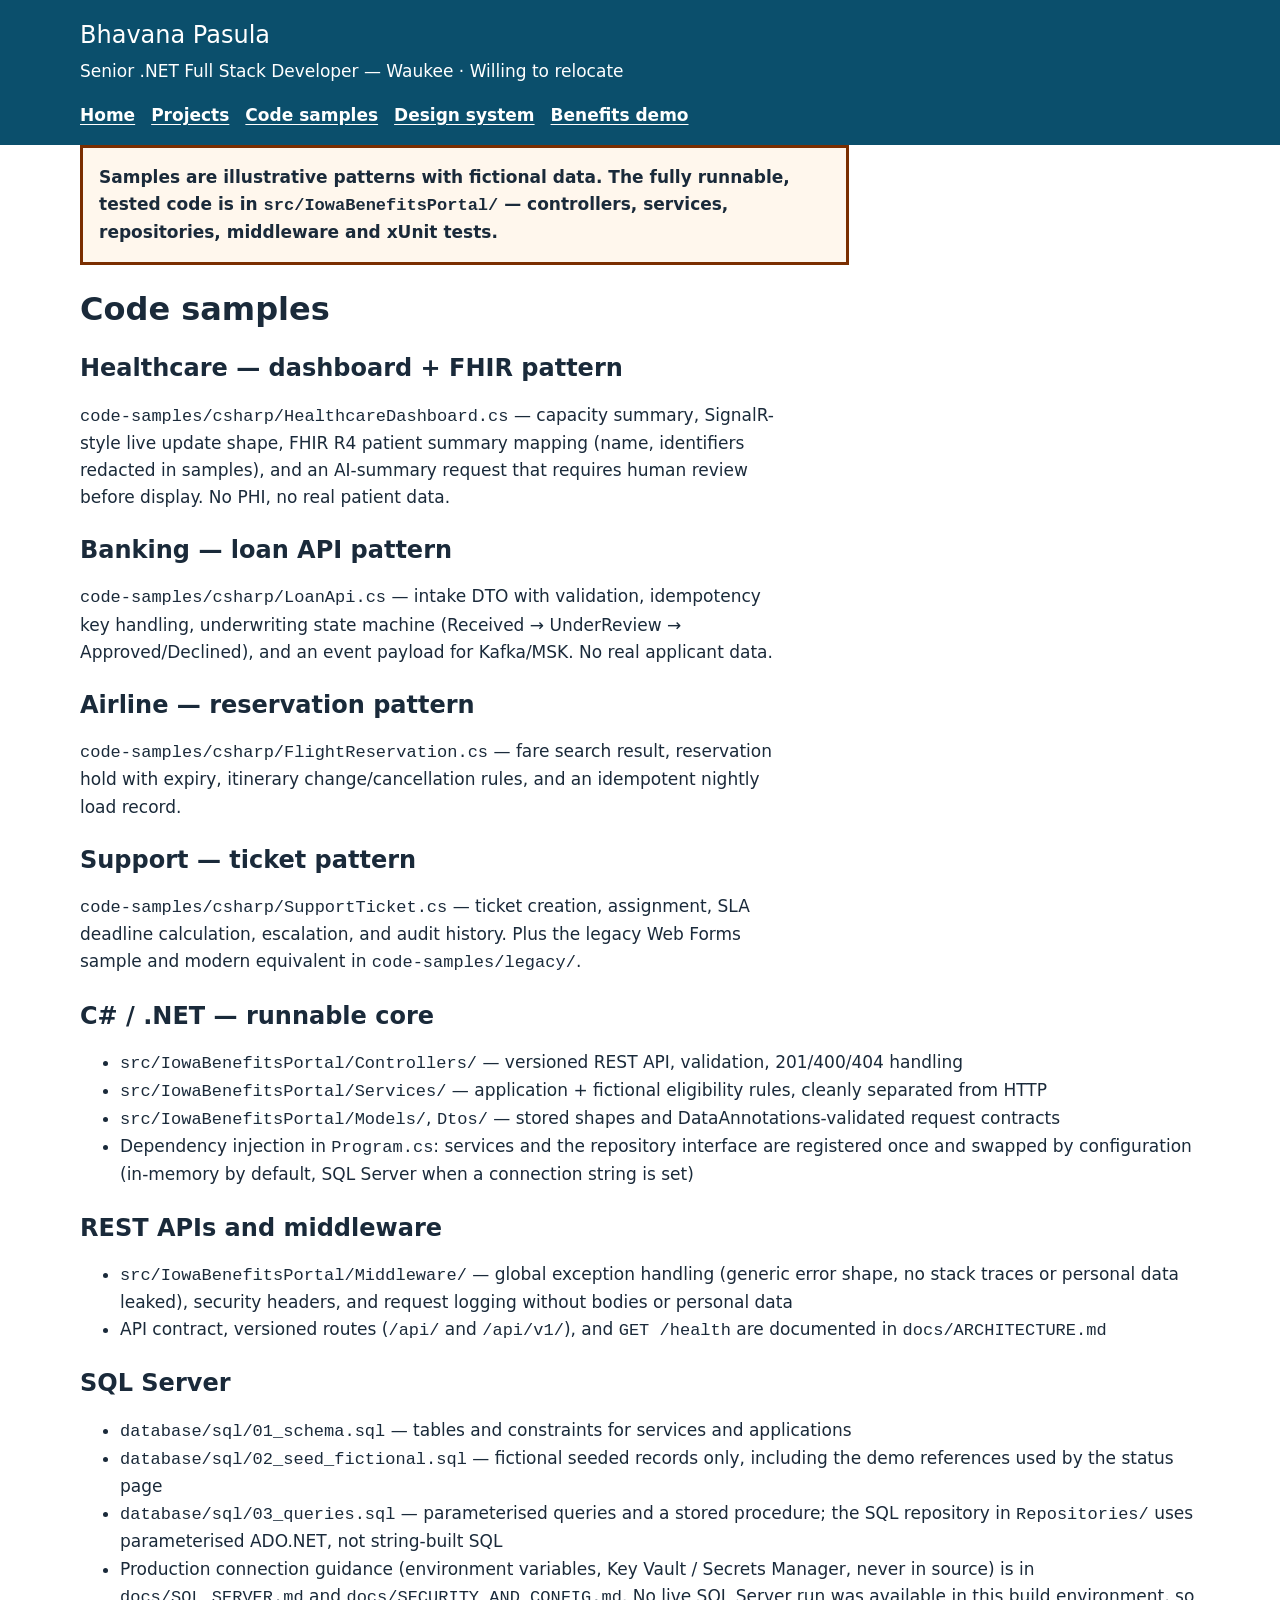
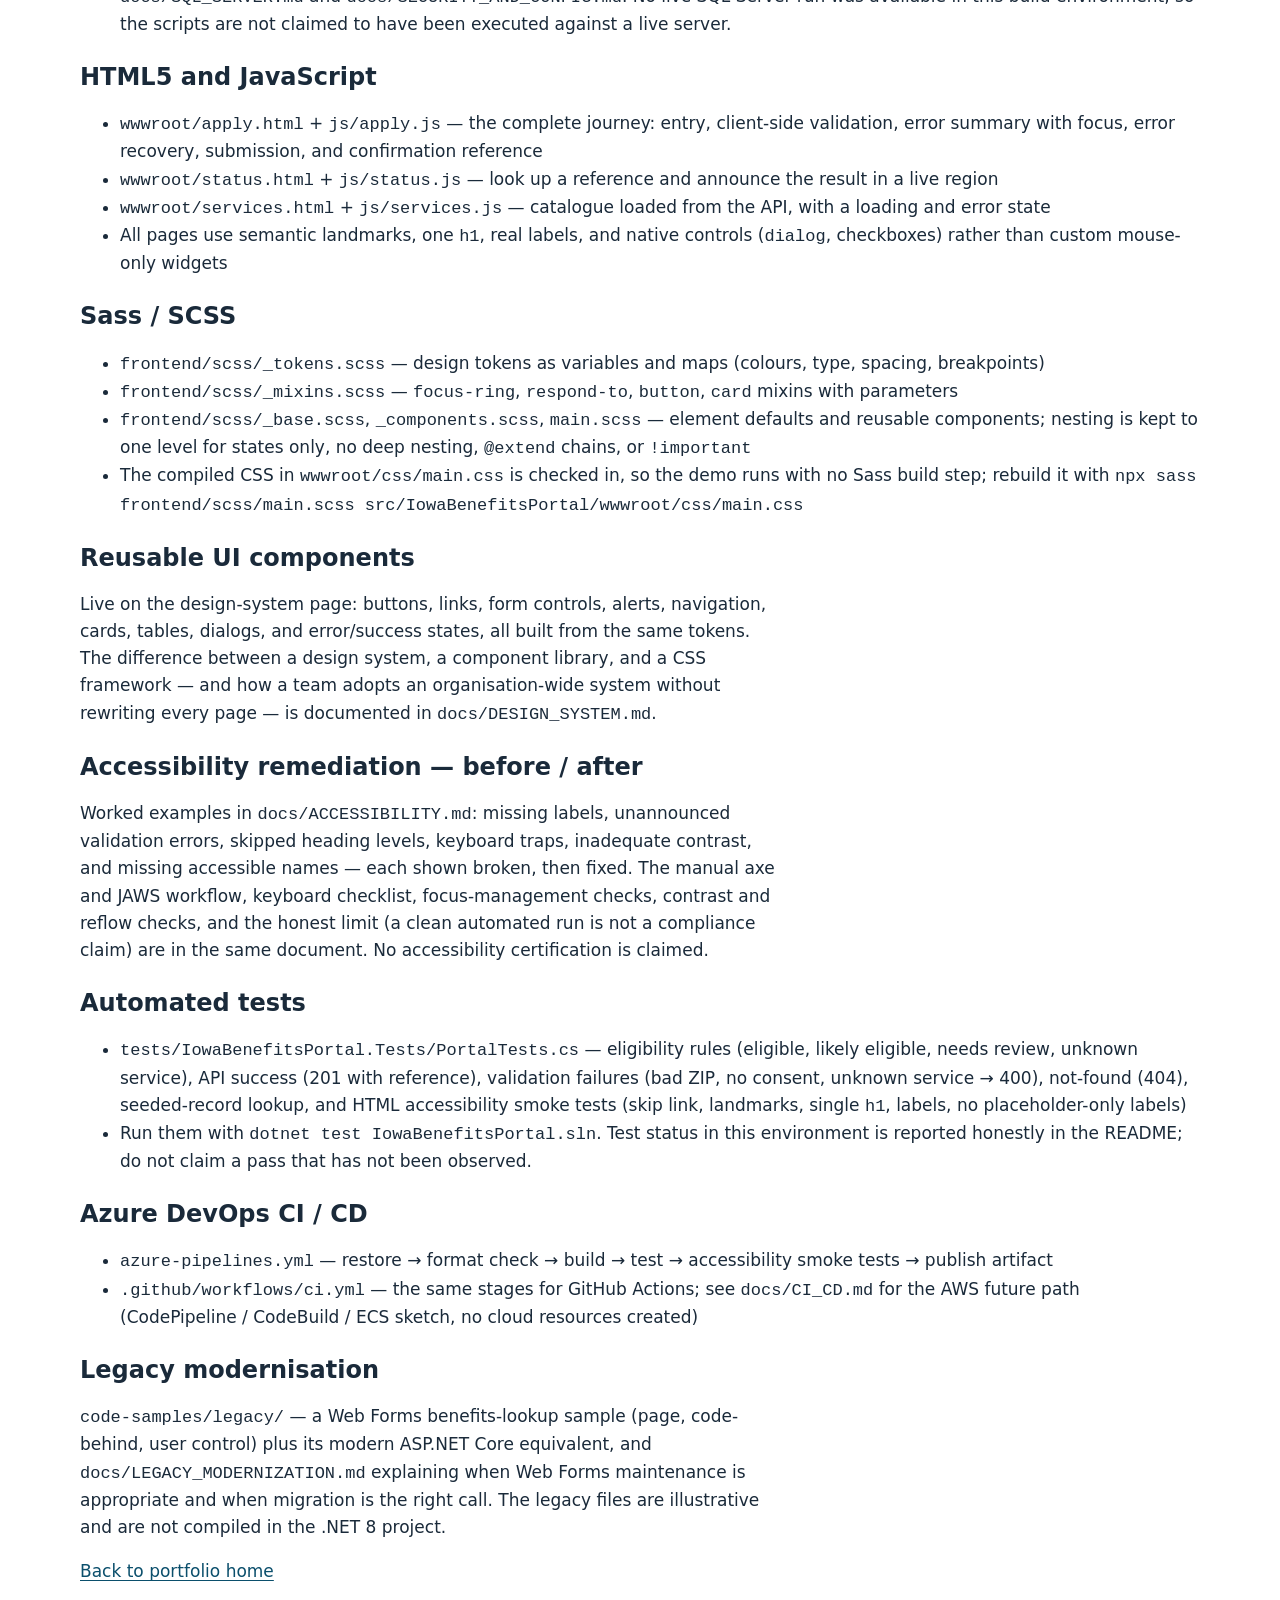
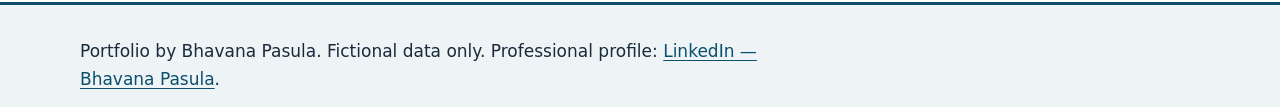
<file: code-samples.html>
<!DOCTYPE html>
<html lang="en">
<head>
<meta charset="utf-8">
<meta name="viewport" content="width=device-width, initial-scale=1">
<title>Code samples — Bhavana Pasula Portfolio</title>
<meta name="description" content="Code samples by Bhavana Pasula: layered ASP.NET Core APIs, healthcare, banking, airline and support patterns, SQL Server, and accessible front-end components. Fictional data only.">
<link rel="stylesheet" href="css/main.css">
</head>
<body>
<a class="skip-link" href="#main-content">Skip to main content</a>
<header class="site-header"><div class="container">
<p class="site-title">Bhavana Pasula</p>
<p class="site-tagline">Senior .NET Full Stack Developer — Waukee · Willing to relocate</p>
<nav class="main-nav" aria-label="Primary"><ul>
<li><a href="index.html">Home</a></li>
<li><a href="projects.html">Projects</a></li>
<li><a href="code-samples.html" aria-current="page">Code samples</a></li>
<li><a href="design-system.html">Design system</a></li>
<li><a href="benefits.html">Benefits demo</a></li>
</ul></nav></div></header>
<main id="main-content" class="container">
<p class="demo-notice" role="note">Samples are illustrative patterns with fictional data. The fully runnable, tested code is in <code>src/IowaBenefitsPortal/</code> — controllers, services, repositories, middleware and xUnit tests.</p>
<h1>Code samples</h1>
<h2 id="healthcare">Healthcare — dashboard + FHIR pattern</h2>
<p><code>code-samples/csharp/HealthcareDashboard.cs</code> — capacity summary, SignalR-style live update shape, FHIR R4 patient summary mapping (name, identifiers redacted in samples), and an AI-summary request that requires human review before display. No PHI, no real patient data.</p>
<h2 id="banking">Banking — loan API pattern</h2>
<p><code>code-samples/csharp/LoanApi.cs</code> — intake DTO with validation, idempotency key handling, underwriting state machine (Received → UnderReview → Approved/Declined), and an event payload for Kafka/MSK. No real applicant data.</p>
<h2 id="airline">Airline — reservation pattern</h2>
<p><code>code-samples/csharp/FlightReservation.cs</code> — fare search result, reservation hold with expiry, itinerary change/cancellation rules, and an idempotent nightly load record.</p>
<h2 id="support">Support — ticket pattern</h2>
<p><code>code-samples/csharp/SupportTicket.cs</code> — ticket creation, assignment, SLA deadline calculation, escalation, and audit history. Plus the legacy Web Forms sample and modern equivalent in <code>code-samples/legacy/</code>.</p>
<h2 id="dotnet">C# / .NET — runnable core</h2>
<ul>
<li><code>src/IowaBenefitsPortal/Controllers/</code> — versioned REST API, validation, 201/400/404 handling</li>
<li><code>src/IowaBenefitsPortal/Services/</code> — application + fictional eligibility rules, cleanly separated from HTTP</li>
<li><code>src/IowaBenefitsPortal/Models/</code>, <code>Dtos/</code> — stored shapes and DataAnnotations-validated request contracts</li>
<li>Dependency injection in <code>Program.cs</code>: services and the repository interface are registered once and swapped by configuration (in-memory by default, SQL Server when a connection string is set)</li>
</ul>
<h2 id="api-middleware">REST APIs and middleware</h2>
<ul>
<li><code>src/IowaBenefitsPortal/Middleware/</code> — global exception handling (generic error shape, no stack traces or personal data leaked), security headers, and request logging without bodies or personal data</li>
<li>API contract, versioned routes (<code>/api/</code> and <code>/api/v1/</code>), and <code>GET /health</code> are documented in <code>docs/ARCHITECTURE.md</code></li>
</ul>
<h2 id="sql">SQL Server</h2>
<ul>
<li><code>database/sql/01_schema.sql</code> — tables and constraints for services and applications</li>
<li><code>database/sql/02_seed_fictional.sql</code> — fictional seeded records only, including the demo references used by the status page</li>
<li><code>database/sql/03_queries.sql</code> — parameterised queries and a stored procedure; the SQL repository in <code>Repositories/</code> uses parameterised ADO.NET, not string-built SQL</li>
<li>Production connection guidance (environment variables, Key Vault / Secrets Manager, never in source) is in <code>docs/SQL_SERVER.md</code> and <code>docs/SECURITY_AND_CONFIG.md</code>. No live SQL Server run was available in this build environment, so the scripts are not claimed to have been executed against a live server.</li>
</ul>
<h2 id="html-js">HTML5 and JavaScript</h2>
<ul>
<li><code>wwwroot/apply.html</code> + <code>js/apply.js</code> — the complete journey: entry, client-side validation, error summary with focus, error recovery, submission, and confirmation reference</li>
<li><code>wwwroot/status.html</code> + <code>js/status.js</code> — look up a reference and announce the result in a live region</li>
<li><code>wwwroot/services.html</code> + <code>js/services.js</code> — catalogue loaded from the API, with a loading and error state</li>
<li>All pages use semantic landmarks, one <code>h1</code>, real labels, and native controls (<code>dialog</code>, checkboxes) rather than custom mouse-only widgets</li>
</ul>
<h2 id="sass">Sass / SCSS</h2>
<ul>
<li><code>frontend/scss/_tokens.scss</code> — design tokens as variables and maps (colours, type, spacing, breakpoints)</li>
<li><code>frontend/scss/_mixins.scss</code> — <code>focus-ring</code>, <code>respond-to</code>, <code>button</code>, <code>card</code> mixins with parameters</li>
<li><code>frontend/scss/_base.scss</code>, <code>_components.scss</code>, <code>main.scss</code> — element defaults and reusable components; nesting is kept to one level for states only, no deep nesting, <code>@extend</code> chains, or <code>!important</code></li>
<li>The compiled CSS in <code>wwwroot/css/main.css</code> is checked in, so the demo runs with no Sass build step; rebuild it with <code>npx sass frontend/scss/main.scss src/IowaBenefitsPortal/wwwroot/css/main.css</code></li>
</ul>
<h2 id="components">Reusable UI components</h2>
<p>Live on the design-system page: buttons, links, form controls, alerts, navigation, cards, tables, dialogs, and error/success states, all built from the same tokens. The difference between a design system, a component library, and a CSS framework — and how a team adopts an organisation-wide system without rewriting every page — is documented in <code>docs/DESIGN_SYSTEM.md</code>.</p>
<h2 id="accessibility">Accessibility remediation — before / after</h2>
<p>Worked examples in <code>docs/ACCESSIBILITY.md</code>: missing labels, unannounced validation errors, skipped heading levels, keyboard traps, inadequate contrast, and missing accessible names — each shown broken, then fixed. The manual axe and JAWS workflow, keyboard checklist, focus-management checks, contrast and reflow checks, and the honest limit (a clean automated run is not a compliance claim) are in the same document. No accessibility certification is claimed.</p>
<h2 id="tests">Automated tests</h2>
<ul>
<li><code>tests/IowaBenefitsPortal.Tests/PortalTests.cs</code> — eligibility rules (eligible, likely eligible, needs review, unknown service), API success (201 with reference), validation failures (bad ZIP, no consent, unknown service → 400), not-found (404), seeded-record lookup, and HTML accessibility smoke tests (skip link, landmarks, single <code>h1</code>, labels, no placeholder-only labels)</li>
<li>Run them with <code>dotnet test IowaBenefitsPortal.sln</code>. Test status in this environment is reported honestly in the README; do not claim a pass that has not been observed.</li>
</ul>
<h2 id="cicd">Azure DevOps CI / CD</h2>
<ul>
<li><code>azure-pipelines.yml</code> — restore → format check → build → test → accessibility smoke tests → publish artifact</li>
<li><code>.github/workflows/ci.yml</code> — the same stages for GitHub Actions; see <code>docs/CI_CD.md</code> for the AWS future path (CodePipeline / CodeBuild / ECS sketch, no cloud resources created)</li>
</ul>
<h2 id="legacy">Legacy modernisation</h2>
<p><code>code-samples/legacy/</code> — a Web Forms benefits-lookup sample (page, code-behind, user control) plus its modern ASP.NET Core equivalent, and <code>docs/LEGACY_MODERNIZATION.md</code> explaining when Web Forms maintenance is appropriate and when migration is the right call. The legacy files are illustrative and are not compiled in the .NET 8 project.</p>
<p><a href="index.html">Back to portfolio home</a></p>
</main>
<div id="live-region" class="visually-hidden" aria-live="polite" role="status"></div>
<footer class="site-footer"><div class="container"><p>Portfolio by Bhavana Pasula. Fictional data only. Professional profile: <a href="https://www.linkedin.com/in/bhavana2708/">LinkedIn — Bhavana Pasula</a>.</p></div></footer>
<script src="js/app.js"></script>
</body>
</html>
</file>
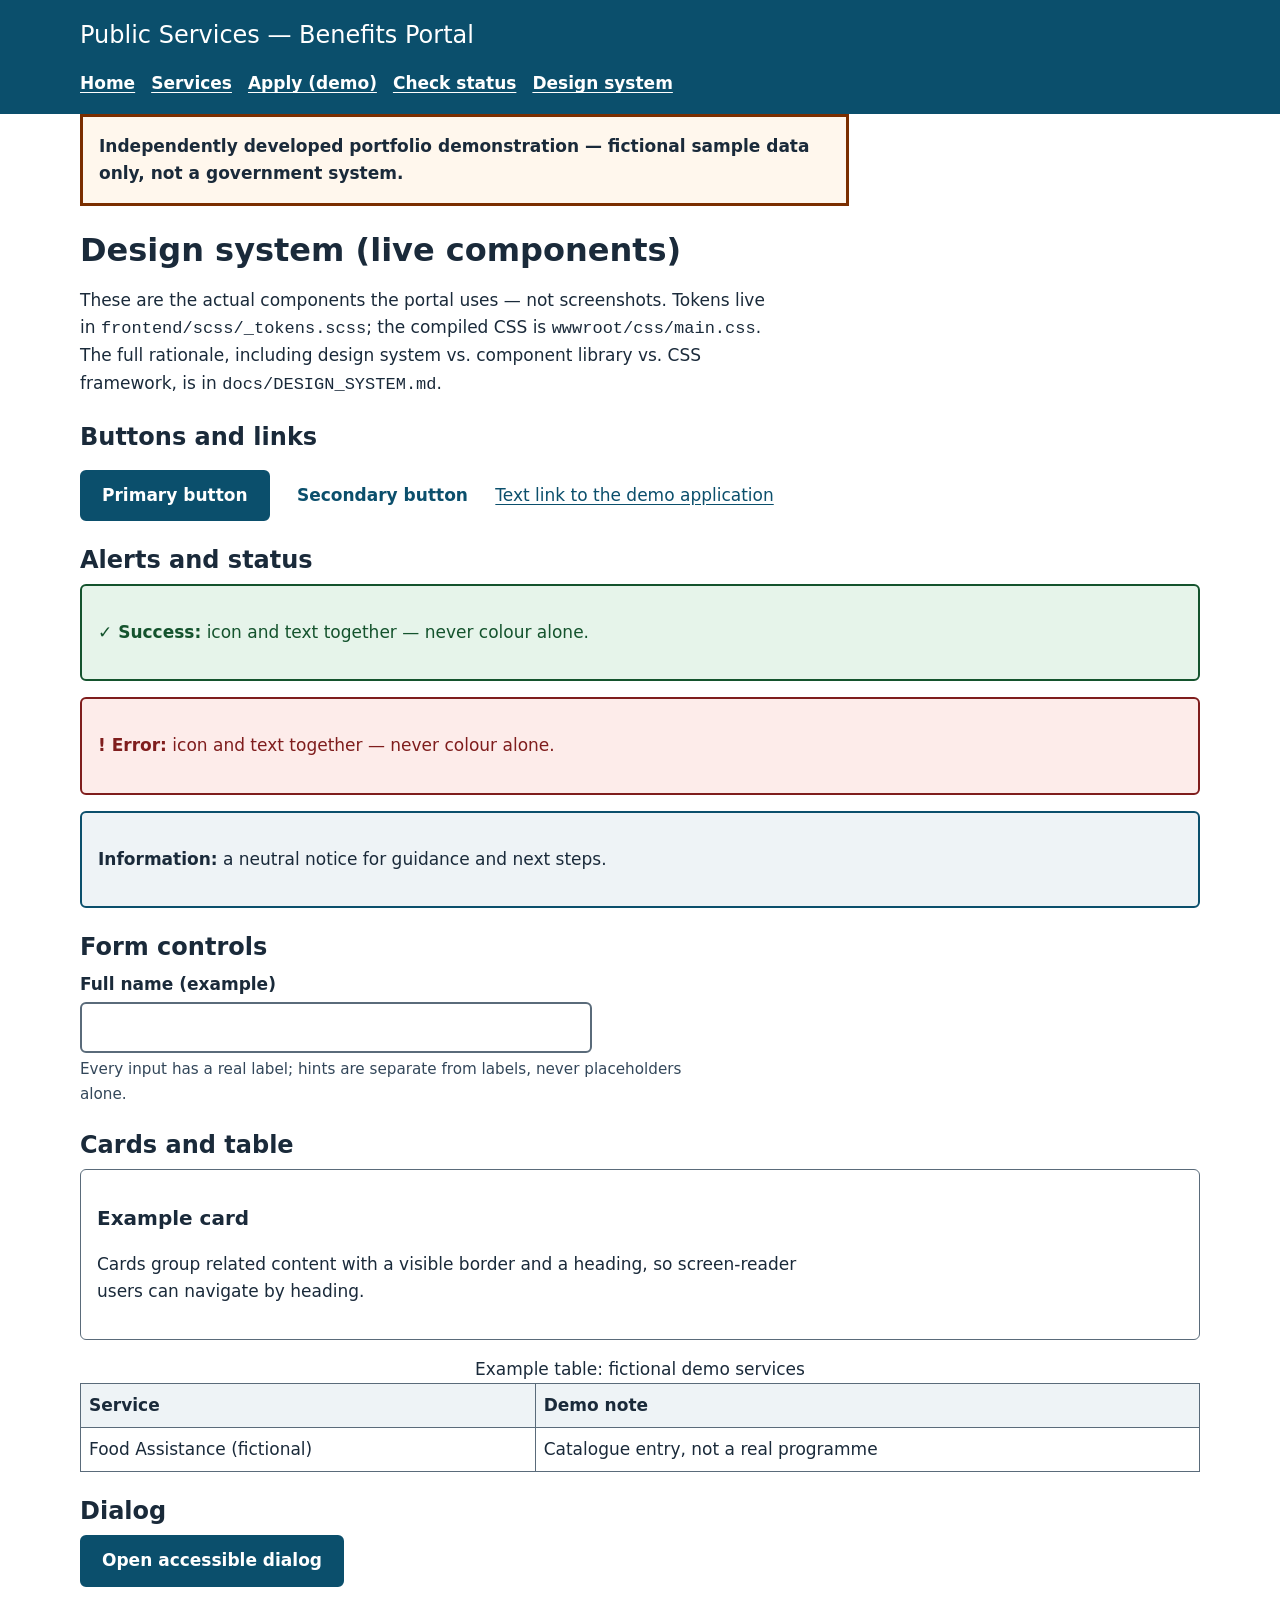
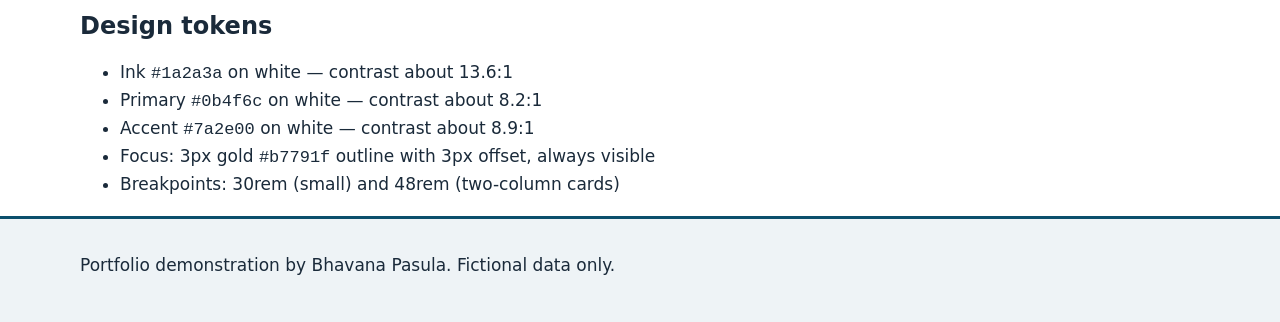
<file: design-system.html>
<!DOCTYPE html>
<html lang="en">
<head>
<meta charset="utf-8">
<meta name="viewport" content="width=device-width, initial-scale=1">
<title>Design system — Public Services Benefits Portal (Portfolio Demo)</title>
<meta name="description" content="Live, reusable design-system components: tokens, buttons, forms, alerts, cards, tables and a dialog.">
<link rel="stylesheet" href="css/main.css">
</head>
<body>
<a class="skip-link" href="#main-content">Skip to main content</a>
<header class="site-header"><div class="container">
<p class="site-title">Public Services — Benefits Portal</p>
<nav class="main-nav" aria-label="Primary"><ul>
<li><a href="index.html">Home</a></li><li><a href="services.html">Services</a></li>
<li><a href="apply.html">Apply (demo)</a></li><li><a href="status.html">Check status</a></li><li><a href="design-system.html" aria-current="page">Design system</a></ul></nav>
</div></header>
<main id="main-content" class="container">
<p class="demo-notice" role="note">Independently developed portfolio demonstration — fictional sample data only, not a government system.</p>
<h1>Design system (live components)</h1>
<p>These are the actual components the portal uses — not screenshots. Tokens live in <code>frontend/scss/_tokens.scss</code>; the compiled CSS is <code>wwwroot/css/main.css</code>. The full rationale, including design system vs. component library vs. CSS framework, is in <code>docs/DESIGN_SYSTEM.md</code>.</p>

<h2>Buttons and links</h2>
<p><button class="btn" type="button">Primary button</button> <button class="btn btn-secondary" type="button">Secondary button</button> <a href="apply.html">Text link to the demo application</a></p>

<h2>Alerts and status</h2>
<div class="alert alert-success" role="status"><p><strong>✓ Success:</strong> icon and text together — never colour alone.</p></div>
<div class="alert alert-error" role="alert"><p><strong>! Error:</strong> icon and text together — never colour alone.</p></div>
<div class="alert alert-info"><p><strong>Information:</strong> a neutral notice for guidance and next steps.</p></div>

<h2>Form controls</h2>
<div class="field"><label for="ds-name">Full name (example)</label><input id="ds-name" type="text" aria-describedby="ds-name-hint"><p class="hint" id="ds-name-hint">Every input has a real label; hints are separate from labels, never placeholders alone.</p></div>

<h2>Cards and table</h2>
<div class="card"><h3>Example card</h3><p>Cards group related content with a visible border and a heading, so screen-reader users can navigate by heading.</p></div>
<table><caption>Example table: fictional demo services</caption><thead><tr><th scope="col">Service</th><th scope="col">Demo note</th></tr></thead><tbody><tr><td>Food Assistance (fictional)</td><td>Catalogue entry, not a real programme</td></tr></tbody></table>

<h2>Dialog</h2>
<button class="btn" type="button" data-dialog-open="ds-dialog">Open accessible dialog</button>
<dialog id="ds-dialog" aria-labelledby="ds-dialog-title">
  <h2 id="ds-dialog-title">Accessible dialog example</h2>
  <p>This is a native <code>&lt;dialog&gt;</code>: focus is trapped by the browser, Escape closes it, and focus returns to the button that opened it. Prefer native controls over custom JavaScript dialogs.</p>
  <button class="btn" type="button" data-dialog-close>Close</button>
</dialog>

<h2>Design tokens</h2>
<ul>
  <li>Ink <code>#1a2a3a</code> on white — contrast about 13.6:1</li>
  <li>Primary <code>#0b4f6c</code> on white — contrast about 8.2:1</li>
  <li>Accent <code>#7a2e00</code> on white — contrast about 8.9:1</li>
  <li>Focus: 3px gold <code>#b7791f</code> outline with 3px offset, always visible</li>
  <li>Breakpoints: 30rem (small) and 48rem (two-column cards)</li>
</ul>
</main>
<div id="live-region" class="visually-hidden" aria-live="polite" role="status"></div>
<footer class="site-footer"><div class="container"><p>Portfolio demonstration by Bhavana Pasula. Fictional data only.</p></div></footer>
<script src="js/app.js"></script>
</body>
</html>
</file>
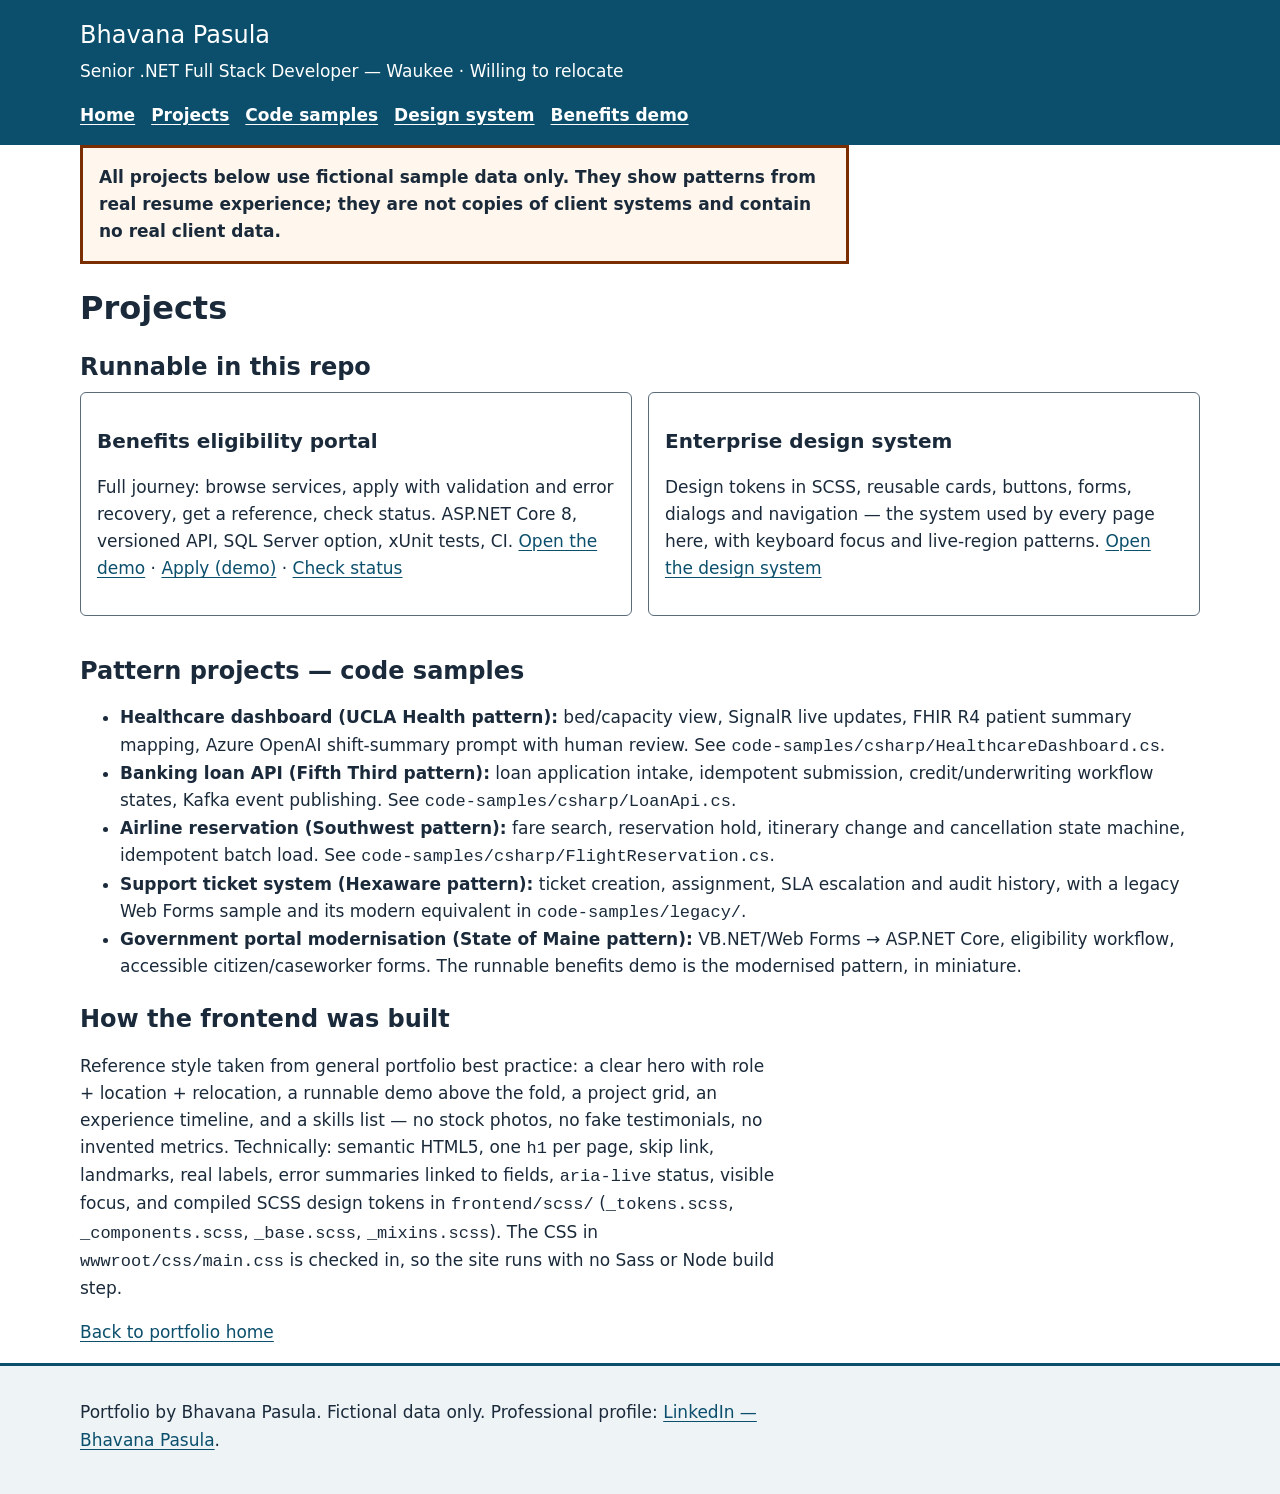
<file: projects.html>
<!DOCTYPE html>
<html lang="en">
<head>
<meta charset="utf-8">
<meta name="viewport" content="width=device-width, initial-scale=1">
<title>Projects — Bhavana Pasula Portfolio</title>
<meta name="description" content="Sample projects by Bhavana Pasula, with fictional data only: a runnable benefits portal, healthcare dashboard patterns, banking loan API patterns, airline reservation patterns, and a support ticket system.">
<link rel="stylesheet" href="css/main.css">
</head>
<body>
<a class="skip-link" href="#main-content">Skip to main content</a>
<header class="site-header"><div class="container">
<p class="site-title">Bhavana Pasula</p>
<p class="site-tagline">Senior .NET Full Stack Developer — Waukee · Willing to relocate</p>
<nav class="main-nav" aria-label="Primary"><ul>
<li><a href="index.html">Home</a></li>
<li><a href="projects.html" aria-current="page">Projects</a></li>
<li><a href="code-samples.html">Code samples</a></li>
<li><a href="design-system.html">Design system</a></li>
<li><a href="benefits.html">Benefits demo</a></li>
</ul></nav></div></header>
<main id="main-content" class="container">
<p class="demo-notice" role="note">All projects below use fictional sample data only. They show patterns from real resume experience; they are not copies of client systems and contain no real client data.</p>
<h1>Projects</h1>
<h2>Runnable in this repo</h2>
<div class="card-grid">
<article class="card"><h3>Benefits eligibility portal</h3><p>Full journey: browse services, apply with validation and error recovery, get a reference, check status. ASP.NET Core 8, versioned API, SQL Server option, xUnit tests, CI. <a href="benefits.html">Open the demo</a> · <a href="apply.html">Apply (demo)</a> · <a href="status.html">Check status</a></p></article>
<article class="card"><h3>Enterprise design system</h3><p>Design tokens in SCSS, reusable cards, buttons, forms, dialogs and navigation — the system used by every page here, with keyboard focus and live-region patterns. <a href="design-system.html">Open the design system</a></p></article>
</div>
<h2>Pattern projects — code samples</h2>
<ul>
<li><strong>Healthcare dashboard (UCLA Health pattern):</strong> bed/capacity view, SignalR live updates, FHIR R4 patient summary mapping, Azure OpenAI shift-summary prompt with human review. See <code>code-samples/csharp/HealthcareDashboard.cs</code>.</li>
<li><strong>Banking loan API (Fifth Third pattern):</strong> loan application intake, idempotent submission, credit/underwriting workflow states, Kafka event publishing. See <code>code-samples/csharp/LoanApi.cs</code>.</li>
<li><strong>Airline reservation (Southwest pattern):</strong> fare search, reservation hold, itinerary change and cancellation state machine, idempotent batch load. See <code>code-samples/csharp/FlightReservation.cs</code>.</li>
<li><strong>Support ticket system (Hexaware pattern):</strong> ticket creation, assignment, SLA escalation and audit history, with a legacy Web Forms sample and its modern equivalent in <code>code-samples/legacy/</code>.</li>
<li><strong>Government portal modernisation (State of Maine pattern):</strong> VB.NET/Web Forms → ASP.NET Core, eligibility workflow, accessible citizen/caseworker forms. The runnable benefits demo is the modernised pattern, in miniature.</li>
</ul>
<h2>How the frontend was built</h2>
<p>Reference style taken from general portfolio best practice: a clear hero with role + location + relocation, a runnable demo above the fold, a project grid, an experience timeline, and a skills list — no stock photos, no fake testimonials, no invented metrics. Technically: semantic HTML5, one <code>h1</code> per page, skip link, landmarks, real labels, error summaries linked to fields, <code>aria-live</code> status, visible focus, and compiled SCSS design tokens in <code>frontend/scss/</code> (<code>_tokens.scss</code>, <code>_components.scss</code>, <code>_base.scss</code>, <code>_mixins.scss</code>). The CSS in <code>wwwroot/css/main.css</code> is checked in, so the site runs with no Sass or Node build step.</p>
<p><a href="index.html">Back to portfolio home</a></p>
</main>
<div id="live-region" class="visually-hidden" aria-live="polite" role="status"></div>
<footer class="site-footer"><div class="container"><p>Portfolio by Bhavana Pasula. Fictional data only. Professional profile: <a href="https://www.linkedin.com/in/bhavana2708/">LinkedIn — Bhavana Pasula</a>.</p></div></footer>
<script src="js/app.js"></script>
</body>
</html>
</file>
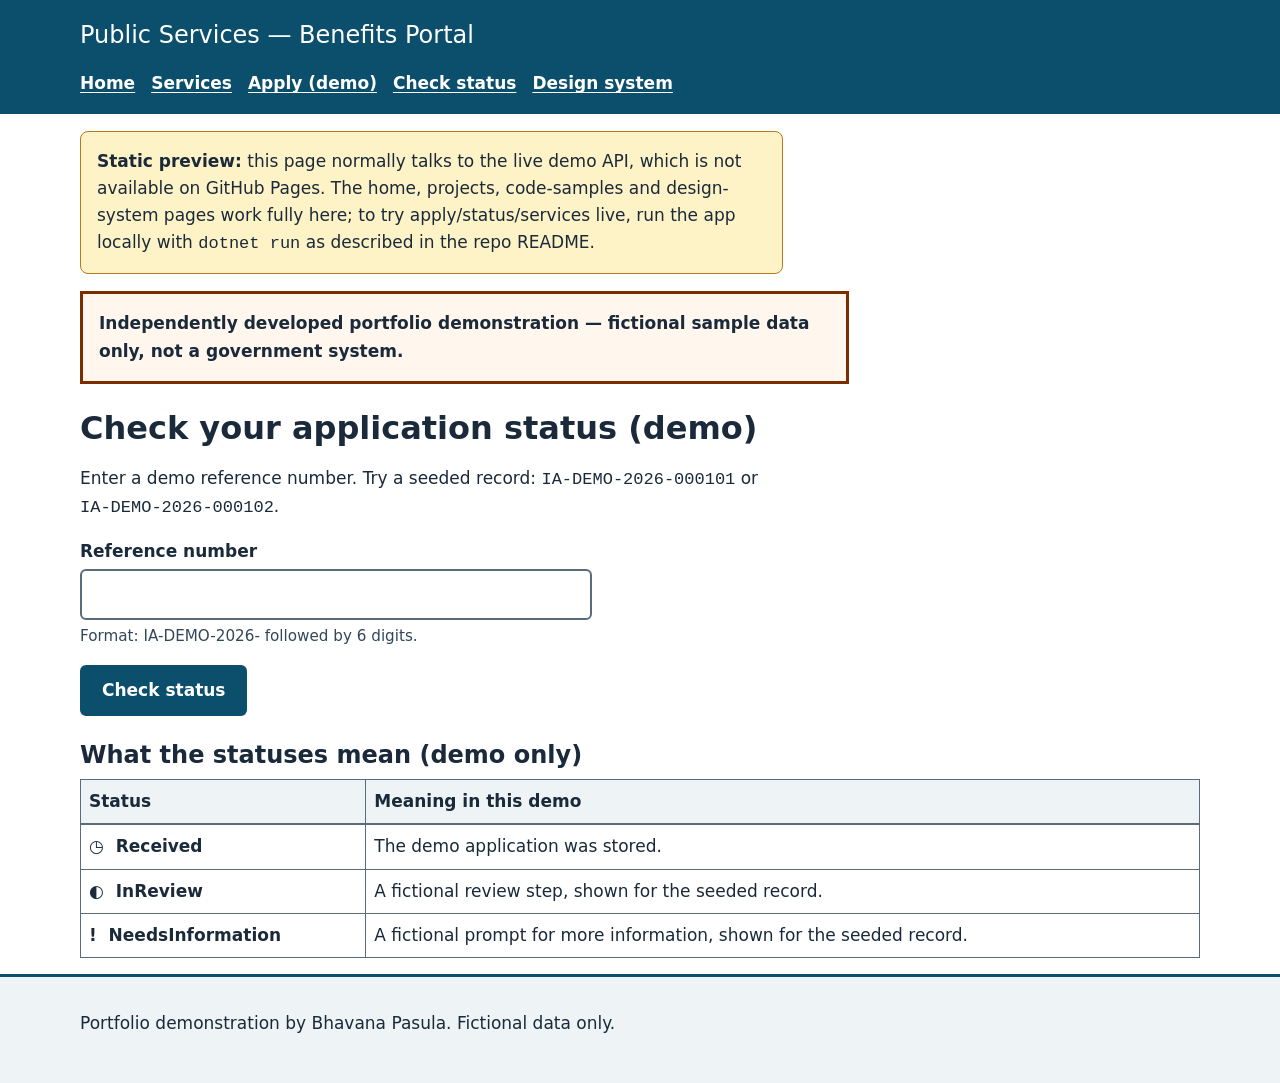
<file: status.html>
<!DOCTYPE html>
<html lang="en">
<head>
<meta charset="utf-8">
<meta name="viewport" content="width=device-width, initial-scale=1">
<title>Check status — Public Services Benefits Portal (Portfolio Demo)</title>
<meta name="description" content="Look up a fictional demo application by reference number.">
<link rel="stylesheet" href="css/main.css">
</head>
<body>
<a class="skip-link" href="#main-content">Skip to main content</a>
<header class="site-header"><div class="container">
<p class="site-title">Public Services — Benefits Portal</p>
<nav class="main-nav" aria-label="Primary"><ul>
<li><a href="index.html">Home</a></li><li><a href="services.html">Services</a></li>
<li><a href="apply.html">Apply (demo)</a></li><li><a href="status.html" aria-current="page">Check status</a></li><li><a href="design-system.html">Design system</a></ul></nav>
</div></header>
<main id="main-content" class="container">
<p role="note" style="background:#fef3c7;border:1px solid #b7791f;padding:1rem;border-radius:8px"><strong>Static preview:</strong> this page normally talks to the live demo API, which is not available on GitHub Pages. The home, projects, code-samples and design-system pages work fully here; to try apply/status/services live, run the app locally with <code>dotnet run</code> as described in the repo README.</p>
<p class="demo-notice" role="note">Independently developed portfolio demonstration — fictional sample data only, not a government system.</p>
<h1>Check your application status (demo)</h1>
<p>Enter a demo reference number. Try a seeded record: <code>IA-DEMO-2026-000101</code> or <code>IA-DEMO-2026-000102</code>.</p>
<form id="status-form">
  <div class="field">
    <label for="reference">Reference number</label>
    <input id="reference" name="reference" type="text" autocomplete="off" aria-describedby="reference-hint">
    <p class="hint" id="reference-hint">Format: IA-DEMO-2026- followed by 6 digits.</p>
  </div>
  <button class="btn" type="submit">Check status</button>
</form>
<div id="status-result" aria-live="polite"></div>
<h2>What the statuses mean (demo only)</h2>
<table>
  <caption class="visually-hidden">Demo application statuses and their meanings</caption>
  <thead><tr><th scope="col">Status</th><th scope="col">Meaning in this demo</th></tr></thead>
  <tbody>
    <tr><td><span class="status status-received">Received</span></td><td>The demo application was stored.</td></tr>
    <tr><td><span class="status status-inreview">InReview</span></td><td>A fictional review step, shown for the seeded record.</td></tr>
    <tr><td><span class="status status-needsinfo">NeedsInformation</span></td><td>A fictional prompt for more information, shown for the seeded record.</td></tr>
  </tbody>
</table>
</main>
<div id="live-region" class="visually-hidden" aria-live="polite" role="status"></div>
<footer class="site-footer"><div class="container"><p>Portfolio demonstration by Bhavana Pasula. Fictional data only.</p></div></footer>
<script src="js/app.js"></script>
<script src="js/status.js"></script>
</body>
</html>
</file>
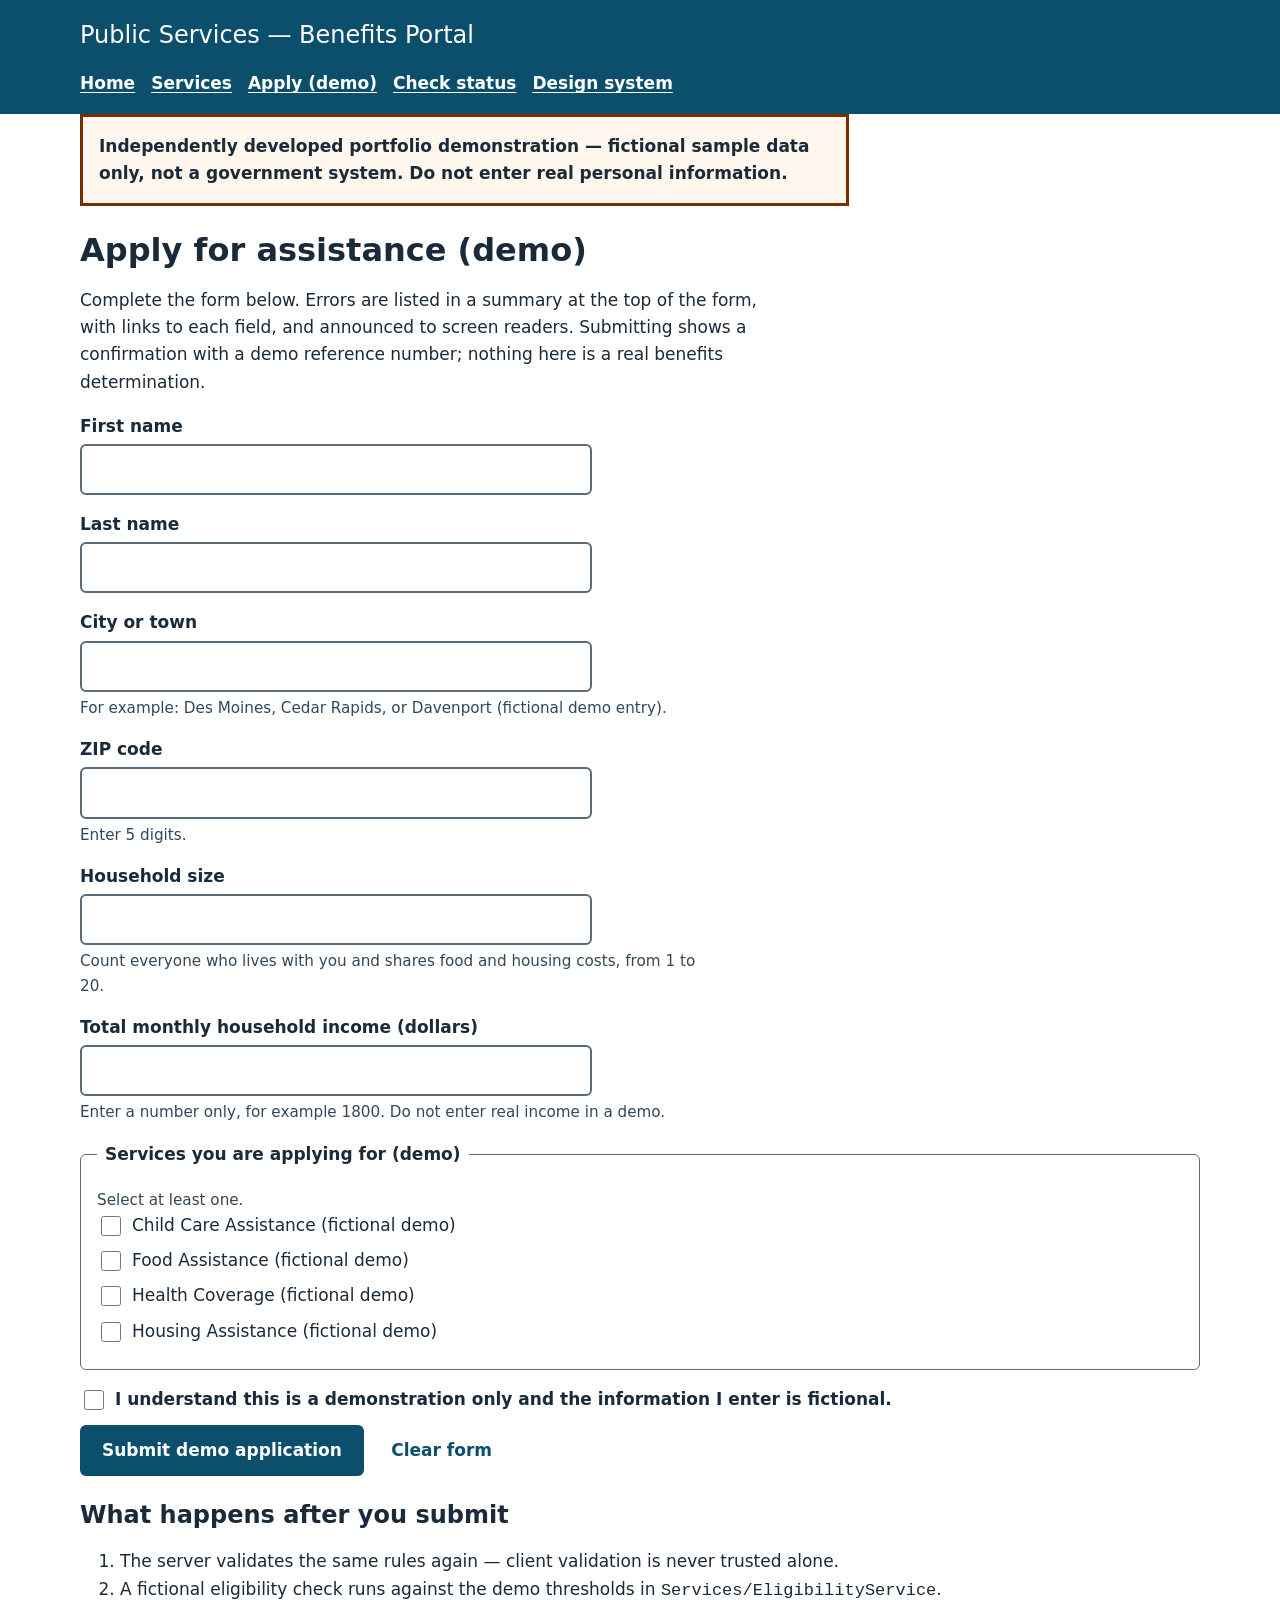
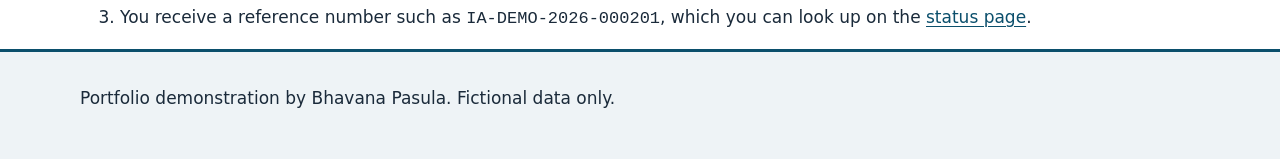
<file: src/IowaBenefitsPortal/wwwroot/apply.html>
<!DOCTYPE html>
<html lang="en">
<head>
<meta charset="utf-8">
<meta name="viewport" content="width=device-width, initial-scale=1">
<title>Apply — Public Services Benefits Portal (Portfolio Demo)</title>
<meta name="description" content="Accessible demo application form with error summary, field-level errors and a confirmation reference number. Fictional data only.">
<link rel="stylesheet" href="css/main.css">
</head>
<body>
<a class="skip-link" href="#main-content">Skip to main content</a>
<header class="site-header"><div class="container">
<p class="site-title">Public Services — Benefits Portal</p>
<nav class="main-nav" aria-label="Primary"><ul>
<li><a href="index.html">Home</a></li><li><a href="services.html">Services</a></li>
<li><a href="apply.html" aria-current="page">Apply (demo)</a></li><li><a href="status.html">Check status</a></li><li><a href="design-system.html">Design system</a></ul></nav>
</div></header>
<main id="main-content" class="container">
<p class="demo-notice" role="note">Independently developed portfolio demonstration — fictional sample data only, not a government system. Do not enter real personal information.</p>
<h1>Apply for assistance (demo)</h1>
<p>Complete the form below. Errors are listed in a summary at the top of the form, with links to each field, and announced to screen readers. Submitting shows a confirmation with a demo reference number; nothing here is a real benefits determination.</p>

<div id="error-summary" class="error-summary" tabindex="-1" hidden>
  <h2>There is a problem</h2>
  <p>Correct the following errors, then submit again:</p>
  <ul id="error-summary-list"></ul>
</div>

<form id="application-form" novalidate>
  <div class="field">
    <label for="first-name">First name</label>
    <input id="first-name" name="firstName" type="text" autocomplete="given-name" aria-describedby="first-name-error" aria-invalid="false">
    <p class="field-error" id="first-name-error" role="alert"></p>
  </div>
  <div class="field">
    <label for="last-name">Last name</label>
    <input id="last-name" name="lastName" type="text" autocomplete="family-name" aria-describedby="last-name-error" aria-invalid="false">
    <p class="field-error" id="last-name-error" role="alert"></p>
  </div>
  <div class="field">
    <label for="city">City or town</label>
    <input id="city" name="city" type="text" autocomplete="address-level2" aria-describedby="city-hint city-error" aria-invalid="false">
    <p class="hint" id="city-hint">For example: Des Moines, Cedar Rapids, or Davenport (fictional demo entry).</p>
    <p class="field-error" id="city-error" role="alert"></p>
  </div>
  <div class="field">
    <label for="zip-code">ZIP code</label>
    <input id="zip-code" name="zipCode" type="text" inputmode="numeric" autocomplete="postal-code" aria-describedby="zip-hint zip-code-error" aria-invalid="false">
    <p class="hint" id="zip-hint">Enter 5 digits.</p>
    <p class="field-error" id="zip-code-error" role="alert"></p>
  </div>
  <div class="field">
    <label for="household-size">Household size</label>
    <input id="household-size" name="householdSize" type="number" min="1" max="20" step="1" aria-describedby="household-hint household-size-error" aria-invalid="false">
    <p class="hint" id="household-hint">Count everyone who lives with you and shares food and housing costs, from 1 to 20.</p>
    <p class="field-error" id="household-size-error" role="alert"></p>
  </div>
  <div class="field">
    <label for="monthly-income">Total monthly household income (dollars)</label>
    <input id="monthly-income" name="monthlyIncome" type="number" min="0" step="0.01" inputmode="decimal" aria-describedby="income-hint monthly-income-error" aria-invalid="false">
    <p class="hint" id="income-hint">Enter a number only, for example 1800. Do not enter real income in a demo.</p>
    <p class="field-error" id="monthly-income-error" role="alert"></p>
  </div>
  <fieldset>
    <legend>Services you are applying for (demo)</legend>
    <p class="hint" id="services-hint">Select at least one.</p>
    <div class="checkbox-row"><input id="service-child-care" name="services" type="checkbox" value="child-care"><label for="service-child-care">Child Care Assistance (fictional demo)</label></div>
    <div class="checkbox-row"><input id="service-food" name="services" type="checkbox" value="food-assistance"><label for="service-food">Food Assistance (fictional demo)</label></div>
    <div class="checkbox-row"><input id="service-health" name="services" type="checkbox" value="health-coverage"><label for="service-health">Health Coverage (fictional demo)</label></div>
    <div class="checkbox-row"><input id="service-housing" name="services" type="checkbox" value="housing-assistance"><label for="service-housing">Housing Assistance (fictional demo)</label></div>
    <p class="field-error" id="services-error" role="alert"></p>
  </fieldset>
  <div class="field checkbox-row">
    <input id="consent" name="consent" type="checkbox" aria-describedby="consent-error" aria-invalid="false">
    <label for="consent">I understand this is a demonstration only and the information I enter is fictional.</label>
  </div>
  <p class="field-error" id="consent-error" role="alert"></p>
  <button class="btn" type="submit">Submit demo application</button>
  <button class="btn btn-secondary" type="reset">Clear form</button>
</form>

<div id="form-result" aria-live="polite"></div>

<h2>What happens after you submit</h2>
<ol>
  <li>The server validates the same rules again — client validation is never trusted alone.</li>
  <li>A fictional eligibility check runs against the demo thresholds in <code>Services/EligibilityService</code>.</li>
  <li>You receive a reference number such as <code>IA-DEMO-2026-000201</code>, which you can look up on the <a href="status.html">status page</a>.</li>
</ol>
</main>
<div id="live-region" class="visually-hidden" aria-live="polite" role="status"></div>
<footer class="site-footer"><div class="container"><p>Portfolio demonstration by Bhavana Pasula. Fictional data only.</p></div></footer>
<script src="js/app.js"></script>
<script src="js/apply.js"></script>
</body>
</html>
</file>
<file: css/main.css>
@charset "UTF-8";
/* main.css — generated from frontend/scss/main.scss. Do not edit by hand;
   edit the SCSS and re-run the command below. */
*,
*::before,
*::after {
  box-sizing: border-box;
}

body {
  margin: 0;
  font-family: system-ui, -apple-system, "Segoe UI", Roboto, Arial, sans-serif;
  font-size: 1.0625rem;
  line-height: 1.6;
  color: #1a2a3a;
  background: #ffffff;
}

a {
  color: #0b4f6c;
  text-underline-offset: 0.2em;
}

a:hover,
a:focus {
  color: #083a50;
}

:focus {
  outline: 3px solid #b7791f;
  outline-offset: 3px;
}

h1 {
  font-size: 2rem;
  line-height: 1.25;
  margin: 0 0 1rem;
}

h2 {
  font-size: 1.5rem;
  line-height: 1.3;
  margin: 1.5rem 0 0.5rem;
}

h3 {
  font-size: 1.25rem;
  margin: 1rem 0 0.5rem;
}

p {
  max-width: 65ch;
}

.skip-link {
  position: absolute;
  left: -9999px;
  top: 0;
  background: #0b4f6c;
  color: #fff;
  padding: 0.5rem 1rem;
  z-index: 100;
}
.skip-link:focus {
  left: 1rem;
  top: 1rem;
  color: #fff;
}

.site-header {
  background: #0b4f6c;
  color: #fff;
  padding: 1rem 0;
}
.site-header a {
  color: #fff;
}

.container {
  max-width: 72rem;
  margin: 0 auto;
  padding: 0 1rem;
}

.site-title {
  font-size: 1.5rem;
  margin: 0;
}

.site-tagline {
  margin: 0.25rem 0 0;
}

.main-nav ul {
  list-style: none;
  margin: 1rem 0 0;
  padding: 0;
  display: flex;
  flex-wrap: wrap;
  gap: 1rem;
}
.main-nav ul a {
  font-weight: 600;
}

main {
  padding: 1.5rem 0 2rem;
}

.demo-notice {
  border: 3px solid #7a2e00;
  background: #fff7ed;
  padding: 1rem;
  margin: 0 0 1.5rem;
  font-weight: 600;
}

.btn {
  display: inline-block;
  border: 2px solid #0b4f6c;
  background: #0b4f6c;
  color: #fff;
  padding: 0.625rem 1.25rem;
  border-radius: 0.375rem;
  font: inherit;
  font-weight: 700;
  cursor: pointer;
  text-decoration: none;
  text-align: center;
}
.btn:hover, .btn:focus {
  background: #083a50;
  border-color: #083a50;
  color: #fff;
}

.btn-secondary {
  display: inline-block;
  border: 2px solid #ffffff;
  background: #ffffff;
  color: #0b4f6c;
  padding: 0.625rem 1.25rem;
  border-radius: 0.375rem;
  font: inherit;
  font-weight: 700;
  cursor: pointer;
  text-decoration: none;
  text-align: center;
}
.btn-secondary:hover, .btn-secondary:focus {
  background: #eef3f6;
  color: #083a50;
}

.card {
  border: 1px solid #5a6b7a;
  border-radius: 0.375rem;
  padding: 1rem;
  background: #ffffff;
  margin-bottom: 1rem;
}

.card-grid {
  display: grid;
  gap: 1rem;
}
@media (min-width: 48rem) {
  .card-grid {
    grid-template-columns: 1fr 1fr;
  }
}

.field {
  margin-bottom: 1rem;
}
.field label {
  display: block;
  font-weight: 700;
  margin-bottom: 0.25rem;
}
.field input {
  width: 100%;
  max-width: 32rem;
  padding: 0.625rem;
  border: 2px solid #5a6b7a;
  border-radius: 0.375rem;
  font: inherit;
  background: #fff;
  color: #1a2a3a;
}
.field input[aria-invalid=true] {
  border-color: #7f1d1d;
}

.hint {
  color: #33475a;
  font-size: 0.95rem;
  margin: 0.25rem 0 0;
}

.field-error {
  color: #7f1d1d;
  font-weight: 700;
  margin: 0.25rem 0 0;
}

.error-summary {
  border: 3px solid #7f1d1d;
  background: #fdecea;
  padding: 1rem;
  margin: 0 0 1.5rem;
}
.error-summary h2 {
  margin-top: 0;
}
.error-summary a {
  color: #7f1d1d;
}

.alert {
  border: 2px solid;
  padding: 1rem;
  margin: 0 0 1rem;
  border-radius: 0.375rem;
}

.alert-success {
  border-color: #14532d;
  background: #e6f4ea;
  color: #14532d;
}

.alert-error {
  border-color: #7f1d1d;
  background: #fdecea;
  color: #7f1d1d;
}

.alert-info {
  border-color: #0b4f6c;
  background: #eef3f6;
}

.status {
  font-weight: 700;
}
.status::before {
  margin-right: 0.35em;
}

.status-received::before {
  content: "◷ ";
}

.status-inreview::before {
  content: "◐ ";
}

.status-needsinfo::before {
  content: "! ";
}

.status-eligible::before {
  content: "✓ ";
}

table {
  border-collapse: collapse;
  width: 100%;
  margin: 0 0 1rem;
}

th,
td {
  border: 1px solid #5a6b7a;
  padding: 0.5rem;
  text-align: left;
}

th {
  background: #eef3f6;
}

fieldset {
  border: 1px solid #5a6b7a;
  border-radius: 0.375rem;
  padding: 1rem;
  margin: 0 0 1rem;
}

legend {
  font-weight: 700;
  padding: 0 0.5rem;
}

.checkbox-row {
  display: flex;
  gap: 0.5rem;
  align-items: flex-start;
  margin: 0 0 0.5rem;
}
.checkbox-row input {
  width: 1.25rem;
  height: 1.25rem;
  margin-top: 0.25rem;
  flex: none;
}

dialog {
  border: 2px solid #1a2a3a;
  border-radius: 0.375rem;
  padding: 1.5rem;
  max-width: 36rem;
}
dialog::backdrop {
  background: rgba(0, 0, 0, 0.6);
}

.site-footer {
  border-top: 3px solid #0b4f6c;
  padding: 1rem 0 2rem;
  background: #eef3f6;
}

.visually-hidden {
  position: absolute;
  width: 1px;
  height: 1px;
  overflow: hidden;
  clip: rect(0 0 0 0);
  white-space: nowrap;
}

@media (max-width: 30rem) {
  h1 {
    font-size: 1.6rem;
  }
  .main-nav ul {
    flex-direction: column;
    gap: 0.5rem;
  }
}
@media (prefers-reduced-motion: reduce) {
  * {
    scroll-behavior: auto !important;
  }
}

/*# sourceMappingURL=main.css.map */
</file>
<file: css/portfolio.css>
/* Portfolio landing page, in the editorial style the author asked for:
   pale mint background, very dark green headlines, one green accent,
   white rounded cards, monospace eyebrows and tags, numbered sections.
   This is a restyle of the author's own content only — no other
   portfolio's wording, name or personal details are used here.
   Accessibility notes (deliberate, not accidental):
   - The vivid leaf green (#16a34a) is decorative only (progress bar,
     marquee markers, card borders). All text and buttons use the dark
     green (#14532d) or ink (#123524) on mint/white, for AA contrast.
   - Motion (marquee, rotating word, scroll progress) stops under
     prefers-reduced-motion. The rotating word is aria-hidden; the
     headline still reads completely without it. */

/* stylelint-disable no-descending-specificity */
:root {
  --pf-mint: #eef4ee;
  --pf-ink: #123524;
  --pf-muted: #4a5d52;
  --pf-dark-green: #14532d;
  --pf-vivid: #16a34a;
  --pf-card: #ffffff;
  --pf-border: #d6e2d6;
  --pf-pale-green: #dcf0dc;
}

body.pf-page {
  background: var(--pf-mint);
  color: var(--pf-ink);
}

.pf-progress {
  position: fixed;
  top: 0;
  left: 0;
  height: 4px;
  width: 0;
  background: var(--pf-vivid);
  z-index: 50;
}

.pf-header {
  position: sticky;
  top: 0;
  z-index: 40;
  background: rgba(238, 244, 238, 0.96);
  border-bottom: 1px solid var(--pf-border);
}

.pf-header-inner {
  max-width: 1100px;
  margin: 0 auto;
  padding: 0.9rem 1.25rem;
  display: flex;
  align-items: center;
  gap: 1rem;
  justify-content: space-between;
}

.pf-wordmark {
  font-weight: 800;
  letter-spacing: -0.02em;
  font-size: 1.15rem;
  color: var(--pf-ink);
  text-decoration: none;
}

.pf-nav {
  display: flex;
  align-items: center;
  gap: 0.9rem;
  flex-wrap: wrap;
}

.pf-nav a {
  color: var(--pf-ink);
  text-decoration: none;
  font-size: 0.95rem;
}

.pf-nav a:hover,
.pf-nav a:focus {
  text-decoration: underline;
}

.pf-hire {
  background: var(--pf-dark-green);
  color: #fff;
  padding: 0.5rem 1rem;
  border-radius: 999px;
  font-weight: 700;
  text-decoration: none;
}

.pf-hire:hover,
.pf-hire:focus {
  background: #0f3d21;
  color: #fff;
}

.pf-main {
  max-width: 1100px;
  margin: 0 auto;
  padding: 0 1.25rem 3rem;
}

.pf-eyebrow {
  font-family: ui-monospace, SFMono-Regular, Menlo, monospace;
  font-size: 0.8rem;
  letter-spacing: 0.14em;
  text-transform: uppercase;
  color: var(--pf-dark-green);
}

.pf-badge {
  display: inline-block;
  background: var(--pf-pale-green);
  border: 1px solid var(--pf-border);
  color: var(--pf-dark-green);
  border-radius: 999px;
  padding: 0.35rem 0.85rem;
  font-size: 0.9rem;
  font-weight: 700;
}

.pf-hero {
  display: grid;
  gap: 2rem;
  padding: 3rem 0 2rem;
}

@media (min-width: 48rem) {
  .pf-hero {
    grid-template-columns: 1.6fr 1fr;
    align-items: start;
  }
}

.pf-hero h1 {
  font-size: clamp(2.4rem, 6vw, 4.2rem);
  line-height: 0.98;
  letter-spacing: -0.02em;
  text-transform: uppercase;
  margin: 1rem 0 0.75rem;
}

.pf-hero h1 .pf-outline {
  color: transparent;
  -webkit-text-stroke: 2px var(--pf-ink);
}

.pf-rotating {
  color: var(--pf-dark-green);
}

.pf-role {
  font-size: 1.35rem;
  font-weight: 700;
  margin: 0 0 0.75rem;
}

.pf-lead {
  font-size: 1.05rem;
  line-height: 1.6;
  color: var(--pf-muted);
  max-width: 62ch;
}

.pf-monogram {
  background: var(--pf-dark-green);
  color: #fff;
  border-radius: 20px;
  padding: 2rem 1.5rem;
  text-align: center;
}

.pf-monogram strong {
  display: block;
  font-size: 3.5rem;
  line-height: 1;
  letter-spacing: -0.03em;
}

.pf-monogram p {
  margin: 0.75rem 0 0;
  color: #d6e2d6;
  line-height: 1.5;
}

.pf-portrait {
  margin: 0;
  background: #fff;
  border-radius: 20px;
  overflow: hidden;
  box-shadow: 0 18px 40px rgba(20, 83, 45, 0.18);
}

.pf-portrait img {
  display: block;
  width: 100%;
  height: auto;
}

.pf-portrait figcaption {
  padding: 1rem 1.25rem 1.25rem;
  text-align: center;
  line-height: 1.5;
  color: var(--pf-ink);
}

.pf-portrait figcaption a {
  color: var(--pf-dark-green);
  font-weight: 700;
}

.pf-actions {
  display: flex;
  gap: 0.75rem;
  flex-wrap: wrap;
  margin-top: 1.25rem;
}

.pf-btn {
  display: inline-block;
  background: var(--pf-dark-green);
  color: #fff;
  border: 2px solid var(--pf-dark-green);
  border-radius: 999px;
  padding: 0.7rem 1.25rem;
  font-weight: 700;
  text-decoration: none;
}

.pf-btn:hover,
.pf-btn:focus {
  background: #0f3d21;
  color: #fff;
}

.pf-btn-outline {
  background: transparent;
  color: var(--pf-dark-green);
}

.pf-btn-outline:hover,
.pf-btn-outline:focus {
  background: var(--pf-pale-green);
  color: var(--pf-dark-green);
}

.pf-stats {
  display: grid;
  grid-template-columns: repeat(2, 1fr);
  background: var(--pf-card);
  border: 1px solid var(--pf-border);
  border-radius: 20px;
  margin: 1rem 0 2.5rem;
  overflow: hidden;
}

@media (min-width: 48rem) {
  .pf-stats {
    grid-template-columns: repeat(4, 1fr);
  }
}

.pf-stat {
  padding: 1.25rem;
  border-bottom: 1px solid var(--pf-border);
}

.pf-stat:nth-child(odd) {
  border-right: 1px solid var(--pf-border);
}

@media (min-width: 48rem) {
  .pf-stat {
    border-bottom: 0;
    border-right: 1px solid var(--pf-border);
  }

  .pf-stat:last-child {
    border-right: 0;
  }
}

.pf-stat strong {
  display: block;
  font-size: 2.25rem;
  line-height: 1;
}

.pf-stat span {
  color: var(--pf-muted);
  font-size: 0.95rem;
}

.pf-marquee {
  overflow: hidden;
  white-space: nowrap;
  padding: 0.75rem 0;
  border-top: 1px solid var(--pf-border);
  border-bottom: 1px solid var(--pf-border);
  color: var(--pf-dark-green);
  font-family: ui-monospace, SFMono-Regular, Menlo, monospace;
  font-size: 0.9rem;
  letter-spacing: 0.08em;
}

.pf-marquee span {
  display: inline-block;
  padding-left: 100%;
  animation: pf-scroll 28s linear infinite;
}

@keyframes pf-scroll {
  to {
    transform: translateX(-100%);
  }
}

.pf-section {
  padding: 3rem 0 0.5rem;
}

.pf-section h2 {
  font-size: clamp(1.9rem, 4vw, 2.75rem);
  line-height: 1.05;
  letter-spacing: -0.02em;
  text-transform: uppercase;
  margin: 0.5rem 0 0.5rem;
}

.pf-standfirst {
  color: var(--pf-muted);
  line-height: 1.6;
  max-width: 68ch;
}

.pf-two-col {
  display: grid;
  gap: 1.25rem;
  margin-top: 1.5rem;
}

@media (min-width: 48rem) {
  .pf-two-col {
    grid-template-columns: 1fr 2fr;
  }

  .pf-two-col-even {
    grid-template-columns: 1fr 1fr;
  }
}

.pf-card {
  background: var(--pf-card);
  border: 1px solid var(--pf-border);
  border-radius: 20px;
  padding: 1.5rem;
}

.pf-card-featured {
  border: 2px solid var(--pf-vivid);
}

.pf-facts {
  list-style: none;
  margin: 1rem 0 0;
  padding: 0;
}

.pf-facts li {
  display: flex;
  justify-content: space-between;
  gap: 1rem;
  padding: 0.6rem 0;
  border-top: 1px solid var(--pf-border);
  font-size: 0.95rem;
}

.pf-facts li span:first-child {
  color: var(--pf-muted);
}

.pf-facts li span:last-child {
  text-align: right;
  font-weight: 700;
}

.pf-expertise {
  list-style: none;
  margin: 1.5rem 0 0;
  padding: 0;
}

.pf-expertise li {
  display: grid;
  gap: 0.5rem;
  padding: 1.1rem 0.75rem;
  border-top: 1px solid var(--pf-border);
}

@media (min-width: 48rem) {
  .pf-expertise li {
    grid-template-columns: 3rem 1fr 2fr;
    align-items: baseline;
  }
}

.pf-expertise li:hover {
  background: var(--pf-card);
  border-radius: 12px;
}

.pf-num {
  color: var(--pf-dark-green);
  font-family: ui-monospace, SFMono-Regular, Menlo, monospace;
  font-weight: 700;
}

.pf-filter {
  display: flex;
  gap: 0.5rem;
  flex-wrap: wrap;
  margin: 1.25rem 0;
}

.pf-pill {
  border: 1px solid var(--pf-dark-green);
  background: transparent;
  color: var(--pf-dark-green);
  border-radius: 999px;
  padding: 0.45rem 1rem;
  font-weight: 700;
  cursor: pointer;
}

.pf-pill[aria-pressed="true"] {
  background: var(--pf-dark-green);
  color: #fff;
}

.pf-grid {
  display: grid;
  gap: 1.25rem;
  margin-top: 1.25rem;
}

@media (min-width: 48rem) {
  .pf-grid {
    grid-template-columns: 1fr 1fr;
  }

  .pf-grid-3 {
    grid-template-columns: repeat(3, 1fr);
  }
}

.pf-tags {
  display: flex;
  flex-wrap: wrap;
  gap: 0.45rem;
  margin-top: 0.75rem;
}

.pf-tag {
  background: var(--pf-pale-green);
  color: var(--pf-dark-green);
  border-radius: 999px;
  padding: 0.3rem 0.75rem;
  font-size: 0.88rem;
  font-family: ui-monospace, SFMono-Regular, Menlo, monospace;
}

.pf-tag-outline {
  background: transparent;
  border: 1px solid var(--pf-dark-green);
}

.pf-step-pill {
  display: inline-block;
  background: var(--pf-dark-green);
  color: #fff;
  border-radius: 999px;
  padding: 0.25rem 0.75rem;
  font-size: 0.85rem;
  font-weight: 700;
}

.pf-keywords {
  color: var(--pf-muted);
  font-family: ui-monospace, SFMono-Regular, Menlo, monospace;
  font-size: 0.85rem;
}

.pf-work-card {
  margin-top: 1.25rem;
}

.pf-work-head {
  display: flex;
  justify-content: space-between;
  gap: 1rem;
  flex-wrap: wrap;
  align-items: baseline;
}

.pf-date {
  background: var(--pf-dark-green);
  color: #fff;
  border-radius: 999px;
  padding: 0.3rem 0.85rem;
  font-size: 0.85rem;
  font-family: ui-monospace, SFMono-Regular, Menlo, monospace;
  white-space: nowrap;
}

.pf-bullets {
  columns: 1;
  margin: 0.75rem 0;
  padding-left: 1.25rem;
  line-height: 1.6;
}

@media (min-width: 48rem) {
  .pf-bullets {
    columns: 2;
  }
}

.pf-bullets li::marker {
  color: var(--pf-vivid);
}

.pf-contact {
  background: var(--pf-dark-green);
  color: #fff;
  border-radius: 20px;
  padding: 1.75rem;
}

.pf-contact h3 {
  color: #fff;
  font-size: 1.6rem;
  margin-top: 0;
}

.pf-contact p {
  color: #d6e2d6;
  line-height: 1.6;
}

.pf-contact .pf-btn {
  background: #fff;
  color: var(--pf-dark-green);
  border-color: #fff;
}

.pf-contact .pf-btn-outline {
  background: transparent;
  color: #fff;
  border-color: #fff;
}

.pf-footer {
  max-width: 1100px;
  margin: 0 auto;
  padding: 1.5rem 1.25rem 2rem;
  display: flex;
  justify-content: space-between;
  gap: 1rem;
  flex-wrap: wrap;
  color: var(--pf-muted);
  font-size: 0.95rem;
}

/* Animations: hero entrance, scroll reveal, and gentle hover lift.
   Everything below is switched off under prefers-reduced-motion. */
@keyframes pf-fade-up {
  from {
    opacity: 0;
    transform: translateY(16px);
  }
  to {
    opacity: 1;
    transform: translateY(0);
  }
}

.pf-hero h1 {
  animation: pf-fade-up 0.7s ease 0.05s both;
}

.pf-hero .pf-role {
  animation: pf-fade-up 0.7s ease 0.15s both;
}

.pf-hero .pf-lead {
  animation: pf-fade-up 0.7s ease 0.25s both;
}

.pf-hero .pf-actions {
  animation: pf-fade-up 0.7s ease 0.35s both;
}

.pf-portrait {
  animation: pf-fade-up 0.8s ease 0.2s both;
}

.pf-portrait img {
  transition: transform 0.5s ease;
}

.pf-portrait:hover img {
  transform: scale(1.02);
}

.pf-btn {
  transition: transform 0.2s ease, background-color 0.2s ease, color 0.2s ease;
}

.pf-btn:hover {
  transform: translateY(-2px);
}

.pf-card,
.pf-stat {
  transition: transform 0.25s ease, box-shadow 0.25s ease;
}

.pf-card:hover,
.pf-stat:hover {
  transform: translateY(-4px);
  box-shadow: 0 14px 30px rgba(20, 83, 45, 0.14);
}

.pf-reveal {
  opacity: 0;
  transform: translateY(18px);
  transition: opacity 0.6s ease, transform 0.6s ease;
}

.pf-reveal.is-visible {
  opacity: 1;
  transform: translateY(0);
}

/* Keep the hover lift working on cards that have finished revealing. */
.pf-reveal.is-visible.pf-card:hover,
.pf-reveal.is-visible.pf-stat:hover {
  transform: translateY(-4px);
}

@media (prefers-reduced-motion: reduce) {
  .pf-marquee span {
    animation: none;
    padding-left: 0;
    white-space: normal;
  }

  .pf-hero h1,
  .pf-hero .pf-role,
  .pf-hero .pf-lead,
  .pf-hero .pf-actions,
  .pf-portrait {
    animation: none;
  }

  .pf-reveal {
    opacity: 1;
    transform: none;
    transition: none;
  }

  .pf-portrait img,
  .pf-btn,
  .pf-card,
  .pf-stat {
    transition: none;
  }

  .pf-portrait:hover img,
  .pf-btn:hover,
  .pf-card:hover,
  .pf-stat:hover {
    transform: none;
  }

  html {
    scroll-behavior: auto;
  }
}
</file>
<file: src/IowaBenefitsPortal/wwwroot/css/main.css>
@charset "UTF-8";
/* main.css — generated from frontend/scss/main.scss. Do not edit by hand;
   edit the SCSS and re-run the command below. */
*,
*::before,
*::after {
  box-sizing: border-box;
}

body {
  margin: 0;
  font-family: system-ui, -apple-system, "Segoe UI", Roboto, Arial, sans-serif;
  font-size: 1.0625rem;
  line-height: 1.6;
  color: #1a2a3a;
  background: #ffffff;
}

a {
  color: #0b4f6c;
  text-underline-offset: 0.2em;
}

a:hover,
a:focus {
  color: #083a50;
}

:focus {
  outline: 3px solid #b7791f;
  outline-offset: 3px;
}

h1 {
  font-size: 2rem;
  line-height: 1.25;
  margin: 0 0 1rem;
}

h2 {
  font-size: 1.5rem;
  line-height: 1.3;
  margin: 1.5rem 0 0.5rem;
}

h3 {
  font-size: 1.25rem;
  margin: 1rem 0 0.5rem;
}

p {
  max-width: 65ch;
}

.skip-link {
  position: absolute;
  left: -9999px;
  top: 0;
  background: #0b4f6c;
  color: #fff;
  padding: 0.5rem 1rem;
  z-index: 100;
}
.skip-link:focus {
  left: 1rem;
  top: 1rem;
  color: #fff;
}

.site-header {
  background: #0b4f6c;
  color: #fff;
  padding: 1rem 0;
}
.site-header a {
  color: #fff;
}

.container {
  max-width: 72rem;
  margin: 0 auto;
  padding: 0 1rem;
}

.site-title {
  font-size: 1.5rem;
  margin: 0;
}

.site-tagline {
  margin: 0.25rem 0 0;
}

.main-nav ul {
  list-style: none;
  margin: 1rem 0 0;
  padding: 0;
  display: flex;
  flex-wrap: wrap;
  gap: 1rem;
}
.main-nav ul a {
  font-weight: 600;
}

main {
  padding: 1.5rem 0 2rem;
}

.demo-notice {
  border: 3px solid #7a2e00;
  background: #fff7ed;
  padding: 1rem;
  margin: 0 0 1.5rem;
  font-weight: 600;
}

.btn {
  display: inline-block;
  border: 2px solid #0b4f6c;
  background: #0b4f6c;
  color: #fff;
  padding: 0.625rem 1.25rem;
  border-radius: 0.375rem;
  font: inherit;
  font-weight: 700;
  cursor: pointer;
  text-decoration: none;
  text-align: center;
}
.btn:hover, .btn:focus {
  background: #083a50;
  border-color: #083a50;
  color: #fff;
}

.btn-secondary {
  display: inline-block;
  border: 2px solid #ffffff;
  background: #ffffff;
  color: #0b4f6c;
  padding: 0.625rem 1.25rem;
  border-radius: 0.375rem;
  font: inherit;
  font-weight: 700;
  cursor: pointer;
  text-decoration: none;
  text-align: center;
}
.btn-secondary:hover, .btn-secondary:focus {
  background: #eef3f6;
  color: #083a50;
}

.card {
  border: 1px solid #5a6b7a;
  border-radius: 0.375rem;
  padding: 1rem;
  background: #ffffff;
  margin-bottom: 1rem;
}

.card-grid {
  display: grid;
  gap: 1rem;
}
@media (min-width: 48rem) {
  .card-grid {
    grid-template-columns: 1fr 1fr;
  }
}

.field {
  margin-bottom: 1rem;
}
.field label {
  display: block;
  font-weight: 700;
  margin-bottom: 0.25rem;
}
.field input {
  width: 100%;
  max-width: 32rem;
  padding: 0.625rem;
  border: 2px solid #5a6b7a;
  border-radius: 0.375rem;
  font: inherit;
  background: #fff;
  color: #1a2a3a;
}
.field input[aria-invalid=true] {
  border-color: #7f1d1d;
}

.hint {
  color: #33475a;
  font-size: 0.95rem;
  margin: 0.25rem 0 0;
}

.field-error {
  color: #7f1d1d;
  font-weight: 700;
  margin: 0.25rem 0 0;
}

.error-summary {
  border: 3px solid #7f1d1d;
  background: #fdecea;
  padding: 1rem;
  margin: 0 0 1.5rem;
}
.error-summary h2 {
  margin-top: 0;
}
.error-summary a {
  color: #7f1d1d;
}

.alert {
  border: 2px solid;
  padding: 1rem;
  margin: 0 0 1rem;
  border-radius: 0.375rem;
}

.alert-success {
  border-color: #14532d;
  background: #e6f4ea;
  color: #14532d;
}

.alert-error {
  border-color: #7f1d1d;
  background: #fdecea;
  color: #7f1d1d;
}

.alert-info {
  border-color: #0b4f6c;
  background: #eef3f6;
}

.status {
  font-weight: 700;
}
.status::before {
  margin-right: 0.35em;
}

.status-received::before {
  content: "◷ ";
}

.status-inreview::before {
  content: "◐ ";
}

.status-needsinfo::before {
  content: "! ";
}

.status-eligible::before {
  content: "✓ ";
}

table {
  border-collapse: collapse;
  width: 100%;
  margin: 0 0 1rem;
}

th,
td {
  border: 1px solid #5a6b7a;
  padding: 0.5rem;
  text-align: left;
}

th {
  background: #eef3f6;
}

fieldset {
  border: 1px solid #5a6b7a;
  border-radius: 0.375rem;
  padding: 1rem;
  margin: 0 0 1rem;
}

legend {
  font-weight: 700;
  padding: 0 0.5rem;
}

.checkbox-row {
  display: flex;
  gap: 0.5rem;
  align-items: flex-start;
  margin: 0 0 0.5rem;
}
.checkbox-row input {
  width: 1.25rem;
  height: 1.25rem;
  margin-top: 0.25rem;
  flex: none;
}

dialog {
  border: 2px solid #1a2a3a;
  border-radius: 0.375rem;
  padding: 1.5rem;
  max-width: 36rem;
}
dialog::backdrop {
  background: rgba(0, 0, 0, 0.6);
}

.site-footer {
  border-top: 3px solid #0b4f6c;
  padding: 1rem 0 2rem;
  background: #eef3f6;
}

.visually-hidden {
  position: absolute;
  width: 1px;
  height: 1px;
  overflow: hidden;
  clip: rect(0 0 0 0);
  white-space: nowrap;
}

@media (max-width: 30rem) {
  h1 {
    font-size: 1.6rem;
  }
  .main-nav ul {
    flex-direction: column;
    gap: 0.5rem;
  }
}
@media (prefers-reduced-motion: reduce) {
  * {
    scroll-behavior: auto !important;
  }
}

/*# sourceMappingURL=main.css.map */
</file>
